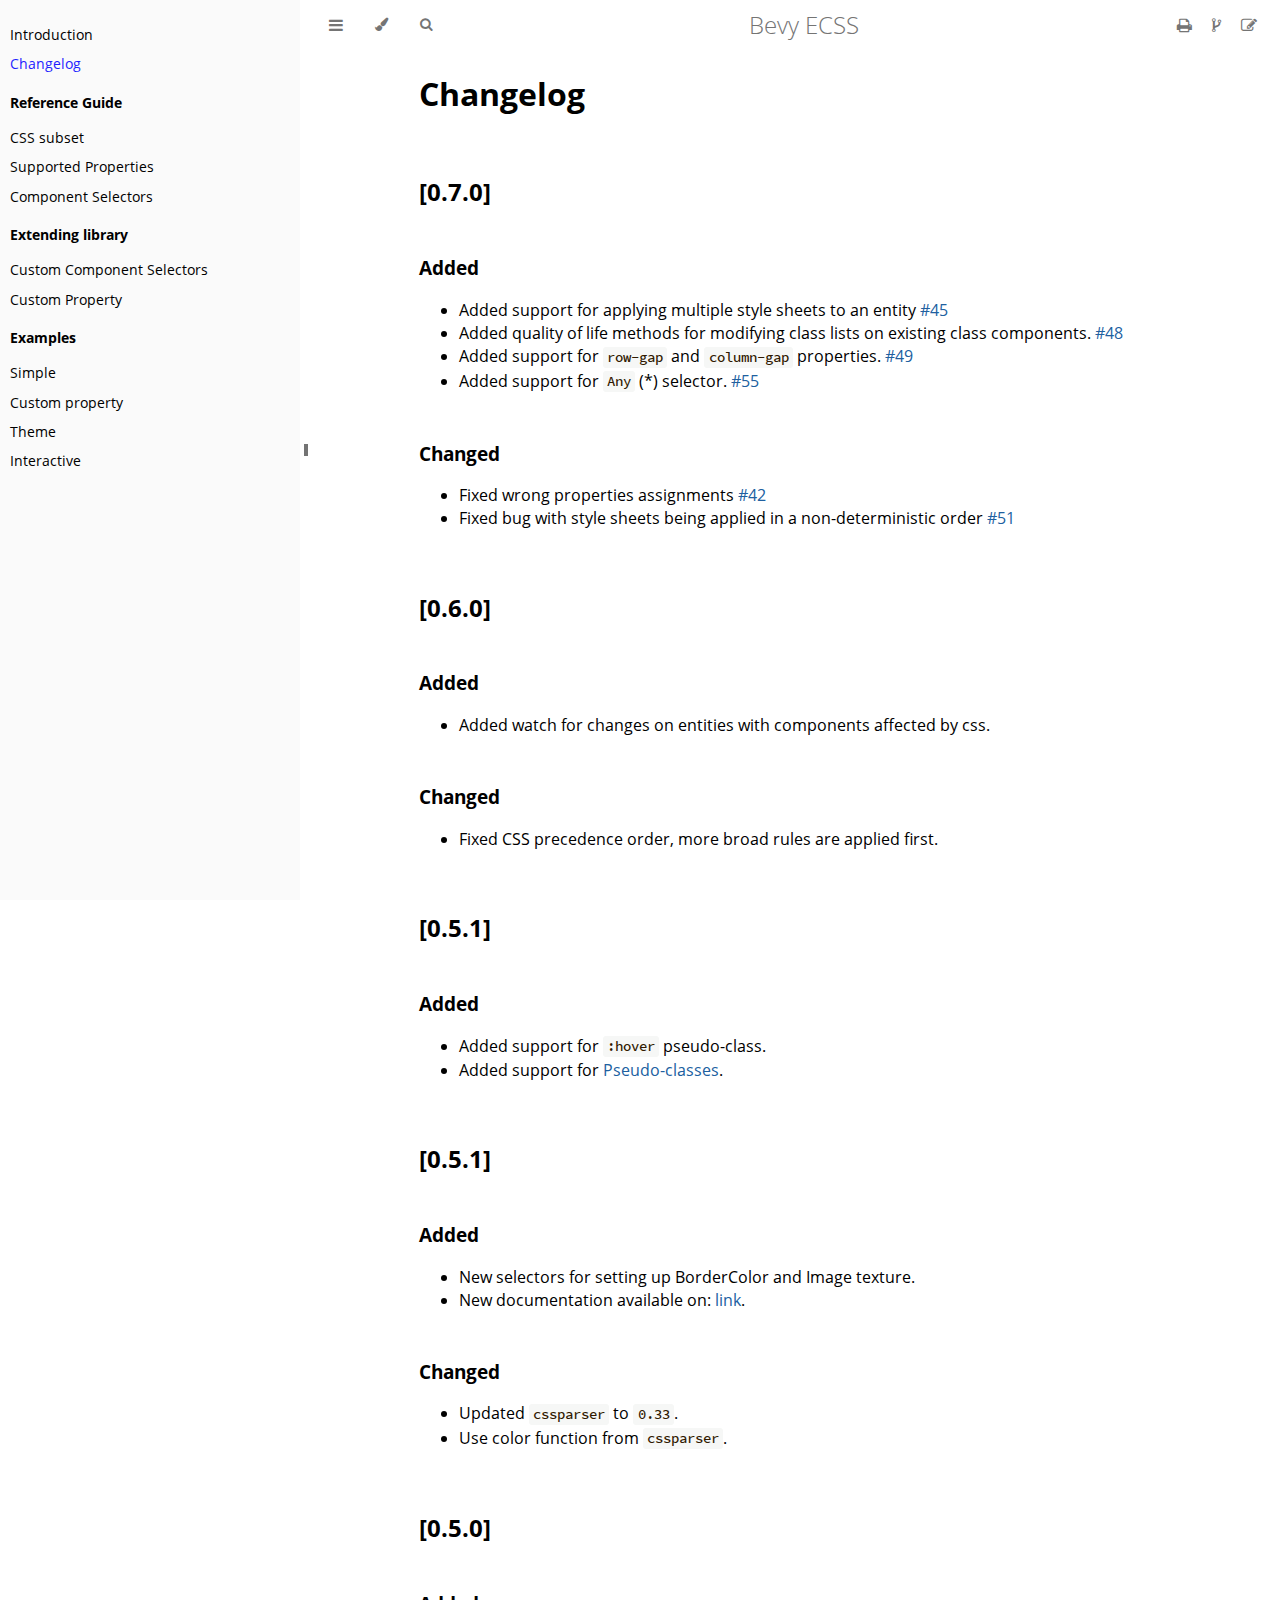
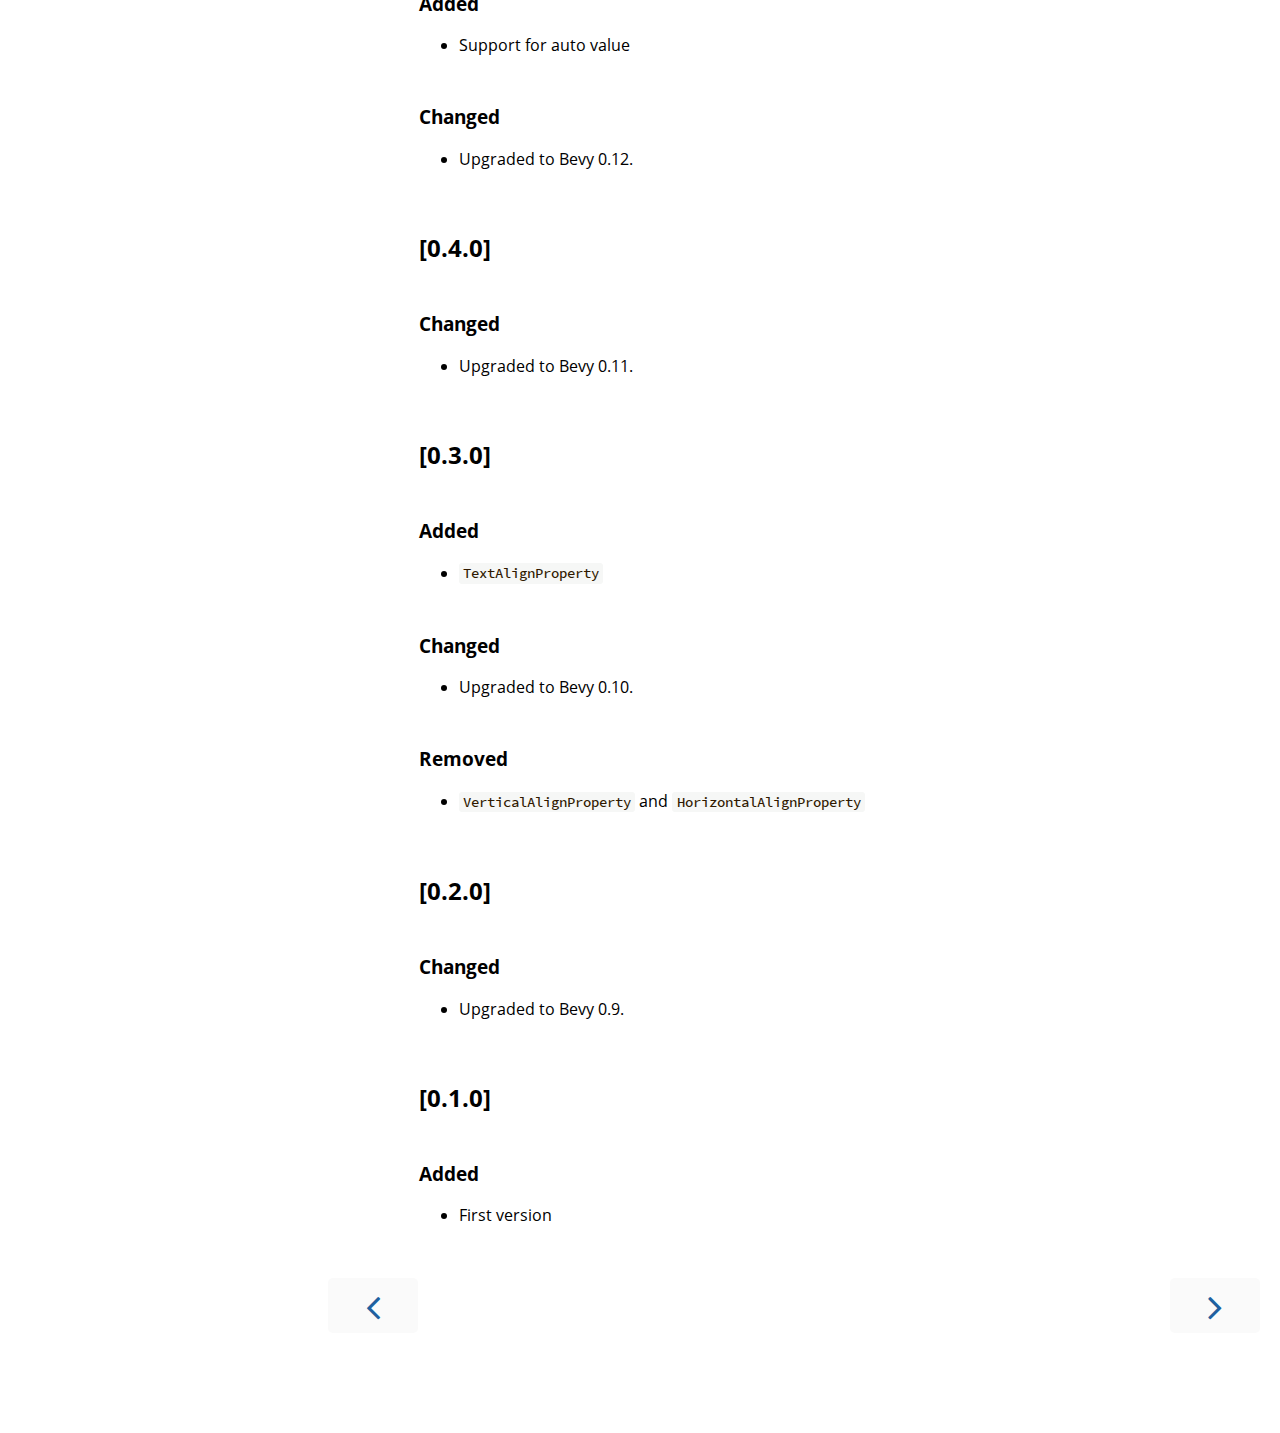
<file: changelog.html>
<!DOCTYPE HTML>
<html lang="en" class="light" dir="ltr">
    <head>
        <!-- Book generated using mdBook -->
        <meta charset="UTF-8">
        <title>Changelog - Bevy ECSS</title>


        <!-- Custom HTML head -->
        
        <meta name="description" content="">
        <meta name="viewport" content="width=device-width, initial-scale=1">
        <meta name="theme-color" content="#ffffff">

        <link rel="icon" href="favicon.svg">
        <link rel="shortcut icon" href="favicon.png">
        <link rel="stylesheet" href="css/variables.css">
        <link rel="stylesheet" href="css/general.css">
        <link rel="stylesheet" href="css/chrome.css">
        <link rel="stylesheet" href="css/print.css" media="print">

        <!-- Fonts -->
        <link rel="stylesheet" href="FontAwesome/css/font-awesome.css">
        <link rel="stylesheet" href="fonts/fonts.css">

        <!-- Highlight.js Stylesheets -->
        <link rel="stylesheet" href="highlight.css">
        <link rel="stylesheet" href="tomorrow-night.css">
        <link rel="stylesheet" href="ayu-highlight.css">

        <!-- Custom theme stylesheets -->

    </head>
    <body class="sidebar-visible no-js">
    <div id="body-container">
        <!-- Provide site root to javascript -->
        <script>
            var path_to_root = "";
            var default_theme = window.matchMedia("(prefers-color-scheme: dark)").matches ? "navy" : "light";
        </script>

        <!-- Work around some values being stored in localStorage wrapped in quotes -->
        <script>
            try {
                var theme = localStorage.getItem('mdbook-theme');
                var sidebar = localStorage.getItem('mdbook-sidebar');

                if (theme.startsWith('"') && theme.endsWith('"')) {
                    localStorage.setItem('mdbook-theme', theme.slice(1, theme.length - 1));
                }

                if (sidebar.startsWith('"') && sidebar.endsWith('"')) {
                    localStorage.setItem('mdbook-sidebar', sidebar.slice(1, sidebar.length - 1));
                }
            } catch (e) { }
        </script>

        <!-- Set the theme before any content is loaded, prevents flash -->
        <script>
            var theme;
            try { theme = localStorage.getItem('mdbook-theme'); } catch(e) { }
            if (theme === null || theme === undefined) { theme = default_theme; }
            var html = document.querySelector('html');
            html.classList.remove('light')
            html.classList.add(theme);
            var body = document.querySelector('body');
            body.classList.remove('no-js')
            body.classList.add('js');
        </script>

        <input type="checkbox" id="sidebar-toggle-anchor" class="hidden">

        <!-- Hide / unhide sidebar before it is displayed -->
        <script>
            var body = document.querySelector('body');
            var sidebar = null;
            var sidebar_toggle = document.getElementById("sidebar-toggle-anchor");
            if (document.body.clientWidth >= 1080) {
                try { sidebar = localStorage.getItem('mdbook-sidebar'); } catch(e) { }
                sidebar = sidebar || 'visible';
            } else {
                sidebar = 'hidden';
            }
            sidebar_toggle.checked = sidebar === 'visible';
            body.classList.remove('sidebar-visible');
            body.classList.add("sidebar-" + sidebar);
        </script>

        <nav id="sidebar" class="sidebar" aria-label="Table of contents">
            <div class="sidebar-scrollbox">
                <ol class="chapter"><li class="chapter-item expanded affix "><a href="introduction.html">Introduction</a></li><li class="chapter-item expanded affix "><a href="changelog.html" class="active">Changelog</a></li><li class="chapter-item expanded affix "><li class="part-title">Reference Guide</li><li class="chapter-item expanded "><a href="guide_css_subset.html">CSS subset</a></li><li class="chapter-item expanded "><a href="guide_properties.html">Supported Properties</a></li><li class="chapter-item expanded "><a href="guide_component_selectors.html">Component Selectors</a></li><li class="chapter-item expanded affix "><li class="part-title">Extending library</li><li class="chapter-item expanded "><a href="custom_component.html">Custom Component Selectors</a></li><li class="chapter-item expanded "><a href="custom_property.html">Custom Property</a></li><li class="chapter-item expanded affix "><li class="part-title">Examples</li><li class="chapter-item expanded "><a href="example_simple.html">Simple</a></li><li class="chapter-item expanded "><a href="example_alpha.html">Custom property</a></li><li class="chapter-item expanded "><a href="example_theme.html">Theme</a></li><li class="chapter-item expanded "><a href="example_interactive.html">Interactive</a></li></ol>
            </div>
            <div id="sidebar-resize-handle" class="sidebar-resize-handle">
                <div class="sidebar-resize-indicator"></div>
            </div>
        </nav>

        <!-- Track and set sidebar scroll position -->
        <script>
            var sidebarScrollbox = document.querySelector('#sidebar .sidebar-scrollbox');
            sidebarScrollbox.addEventListener('click', function(e) {
                if (e.target.tagName === 'A') {
                    sessionStorage.setItem('sidebar-scroll', sidebarScrollbox.scrollTop);
                }
            }, { passive: true });
            var sidebarScrollTop = sessionStorage.getItem('sidebar-scroll');
            sessionStorage.removeItem('sidebar-scroll');
            if (sidebarScrollTop) {
                // preserve sidebar scroll position when navigating via links within sidebar
                sidebarScrollbox.scrollTop = sidebarScrollTop;
            } else {
                // scroll sidebar to current active section when navigating via "next/previous chapter" buttons
                var activeSection = document.querySelector('#sidebar .active');
                if (activeSection) {
                    activeSection.scrollIntoView({ block: 'center' });
                }
            }
        </script>

        <div id="page-wrapper" class="page-wrapper">

            <div class="page">
                                <div id="menu-bar-hover-placeholder"></div>
                <div id="menu-bar" class="menu-bar sticky">
                    <div class="left-buttons">
                        <label id="sidebar-toggle" class="icon-button" for="sidebar-toggle-anchor" title="Toggle Table of Contents" aria-label="Toggle Table of Contents" aria-controls="sidebar">
                            <i class="fa fa-bars"></i>
                        </label>
                        <button id="theme-toggle" class="icon-button" type="button" title="Change theme" aria-label="Change theme" aria-haspopup="true" aria-expanded="false" aria-controls="theme-list">
                            <i class="fa fa-paint-brush"></i>
                        </button>
                        <ul id="theme-list" class="theme-popup" aria-label="Themes" role="menu">
                            <li role="none"><button role="menuitem" class="theme" id="light">Light</button></li>
                            <li role="none"><button role="menuitem" class="theme" id="rust">Rust</button></li>
                            <li role="none"><button role="menuitem" class="theme" id="coal">Coal</button></li>
                            <li role="none"><button role="menuitem" class="theme" id="navy">Navy</button></li>
                            <li role="none"><button role="menuitem" class="theme" id="ayu">Ayu</button></li>
                        </ul>
                        <button id="search-toggle" class="icon-button" type="button" title="Search. (Shortkey: s)" aria-label="Toggle Searchbar" aria-expanded="false" aria-keyshortcuts="S" aria-controls="searchbar">
                            <i class="fa fa-search"></i>
                        </button>
                    </div>

                    <h1 class="menu-title">Bevy ECSS</h1>

                    <div class="right-buttons">
                        <a href="print.html" title="Print this book" aria-label="Print this book">
                            <i id="print-button" class="fa fa-print"></i>
                        </a>
                        <a href="https://github.com/afonsolage/bevy_ecss" title="Git repository" aria-label="Git repository">
                            <i id="git-repository-button" class="fa fa-code-fork"></i>
                        </a>
                        <a href="https://github.com/afonsolage/bevy_ecss/edit/main/book/src/changelog.md" title="Suggest an edit" aria-label="Suggest an edit">
                            <i id="git-edit-button" class="fa fa-edit"></i>
                        </a>

                    </div>
                </div>

                <div id="search-wrapper" class="hidden">
                    <form id="searchbar-outer" class="searchbar-outer">
                        <input type="search" id="searchbar" name="searchbar" placeholder="Search this book ..." aria-controls="searchresults-outer" aria-describedby="searchresults-header">
                    </form>
                    <div id="searchresults-outer" class="searchresults-outer hidden">
                        <div id="searchresults-header" class="searchresults-header"></div>
                        <ul id="searchresults">
                        </ul>
                    </div>
                </div>

                <!-- Apply ARIA attributes after the sidebar and the sidebar toggle button are added to the DOM -->
                <script>
                    document.getElementById('sidebar-toggle').setAttribute('aria-expanded', sidebar === 'visible');
                    document.getElementById('sidebar').setAttribute('aria-hidden', sidebar !== 'visible');
                    Array.from(document.querySelectorAll('#sidebar a')).forEach(function(link) {
                        link.setAttribute('tabIndex', sidebar === 'visible' ? 0 : -1);
                    });
                </script>

                <div id="content" class="content">
                    <main>
                        <h1 id="changelog"><a class="header" href="#changelog">Changelog</a></h1>
<h2 id="070"><a class="header" href="#070">[0.7.0]</a></h2>
<h3 id="added"><a class="header" href="#added">Added</a></h3>
<ul>
<li>Added support for applying multiple style sheets to an entity <a href="https://github.com/afonsolage/bevy_ecss/issues/45">#45</a></li>
<li>Added quality of life methods for modifying class lists on existing class components. <a href="https://github.com/afonsolage/bevy_ecss/pull/48">#48</a></li>
<li>Added support for <code>row-gap</code> and <code>column-gap</code> properties. <a href="https://github.com/afonsolage/bevy_ecss/pull/49">#49</a></li>
<li>Added support for <code>Any</code> (*) selector. <a href="https://github.com/afonsolage/bevy_ecss/pull/55">#55</a></li>
</ul>
<h3 id="changed"><a class="header" href="#changed">Changed</a></h3>
<ul>
<li>Fixed wrong properties assignments <a href="https://github.com/afonsolage/bevy_ecss/pull/42/">#42</a></li>
<li>Fixed bug with style sheets being applied in a non-deterministic order <a href="https://github.com/afonsolage/bevy_ecss/pull/51">#51</a></li>
</ul>
<h2 id="060"><a class="header" href="#060">[0.6.0]</a></h2>
<h3 id="added-1"><a class="header" href="#added-1">Added</a></h3>
<ul>
<li>Added watch for changes on entities with components affected by css.</li>
</ul>
<h3 id="changed-1"><a class="header" href="#changed-1">Changed</a></h3>
<ul>
<li>Fixed CSS precedence order, more broad rules are applied first.</li>
</ul>
<h2 id="051"><a class="header" href="#051">[0.5.1]</a></h2>
<h3 id="added-2"><a class="header" href="#added-2">Added</a></h3>
<ul>
<li>Added support for <code>:hover</code> pseudo-class.</li>
<li>Added support for <a href="https://developer.mozilla.org/en-US/docs/Web/CSS/Pseudo-classes">Pseudo-classes</a>.</li>
</ul>
<h2 id="051-1"><a class="header" href="#051-1">[0.5.1]</a></h2>
<h3 id="added-3"><a class="header" href="#added-3">Added</a></h3>
<ul>
<li>New selectors for setting up BorderColor and Image texture.</li>
<li>New documentation available on: <a href="https://afonsolage.github.io/bevy_ecss/">link</a>.</li>
</ul>
<h3 id="changed-2"><a class="header" href="#changed-2">Changed</a></h3>
<ul>
<li>Updated <code>cssparser</code> to <code>0.33</code>.</li>
<li>Use color function from <code>cssparser</code>.</li>
</ul>
<h2 id="050"><a class="header" href="#050">[0.5.0]</a></h2>
<h3 id="added-4"><a class="header" href="#added-4">Added</a></h3>
<ul>
<li>Support for auto value</li>
</ul>
<h3 id="changed-3"><a class="header" href="#changed-3">Changed</a></h3>
<ul>
<li>Upgraded to Bevy 0.12.</li>
</ul>
<h2 id="040"><a class="header" href="#040">[0.4.0]</a></h2>
<h3 id="changed-4"><a class="header" href="#changed-4">Changed</a></h3>
<ul>
<li>Upgraded to Bevy 0.11.</li>
</ul>
<h2 id="030"><a class="header" href="#030">[0.3.0]</a></h2>
<h3 id="added-5"><a class="header" href="#added-5">Added</a></h3>
<ul>
<li><code>TextAlignProperty</code></li>
</ul>
<h3 id="changed-5"><a class="header" href="#changed-5">Changed</a></h3>
<ul>
<li>Upgraded to Bevy 0.10.</li>
</ul>
<h3 id="removed"><a class="header" href="#removed">Removed</a></h3>
<ul>
<li><code>VerticalAlignProperty</code> and <code>HorizontalAlignProperty</code></li>
</ul>
<h2 id="020"><a class="header" href="#020">[0.2.0]</a></h2>
<h3 id="changed-6"><a class="header" href="#changed-6">Changed</a></h3>
<ul>
<li>Upgraded to Bevy 0.9.</li>
</ul>
<h2 id="010"><a class="header" href="#010">[0.1.0]</a></h2>
<h3 id="added-6"><a class="header" href="#added-6">Added</a></h3>
<ul>
<li>First version</li>
</ul>

                    </main>

                    <nav class="nav-wrapper" aria-label="Page navigation">
                        <!-- Mobile navigation buttons -->
                            <a rel="prev" href="introduction.html" class="mobile-nav-chapters previous" title="Previous chapter" aria-label="Previous chapter" aria-keyshortcuts="Left">
                                <i class="fa fa-angle-left"></i>
                            </a>

                            <a rel="next prefetch" href="guide_css_subset.html" class="mobile-nav-chapters next" title="Next chapter" aria-label="Next chapter" aria-keyshortcuts="Right">
                                <i class="fa fa-angle-right"></i>
                            </a>

                        <div style="clear: both"></div>
                    </nav>
                </div>
            </div>

            <nav class="nav-wide-wrapper" aria-label="Page navigation">
                    <a rel="prev" href="introduction.html" class="nav-chapters previous" title="Previous chapter" aria-label="Previous chapter" aria-keyshortcuts="Left">
                        <i class="fa fa-angle-left"></i>
                    </a>

                    <a rel="next prefetch" href="guide_css_subset.html" class="nav-chapters next" title="Next chapter" aria-label="Next chapter" aria-keyshortcuts="Right">
                        <i class="fa fa-angle-right"></i>
                    </a>
            </nav>

        </div>




        <script>
            window.playground_copyable = true;
        </script>


        <script src="elasticlunr.min.js"></script>
        <script src="mark.min.js"></script>
        <script src="searcher.js"></script>

        <script src="clipboard.min.js"></script>
        <script src="highlight.js"></script>
        <script src="book.js"></script>

        <!-- Custom JS scripts -->


    </div>
    </body>
</html>
</file>
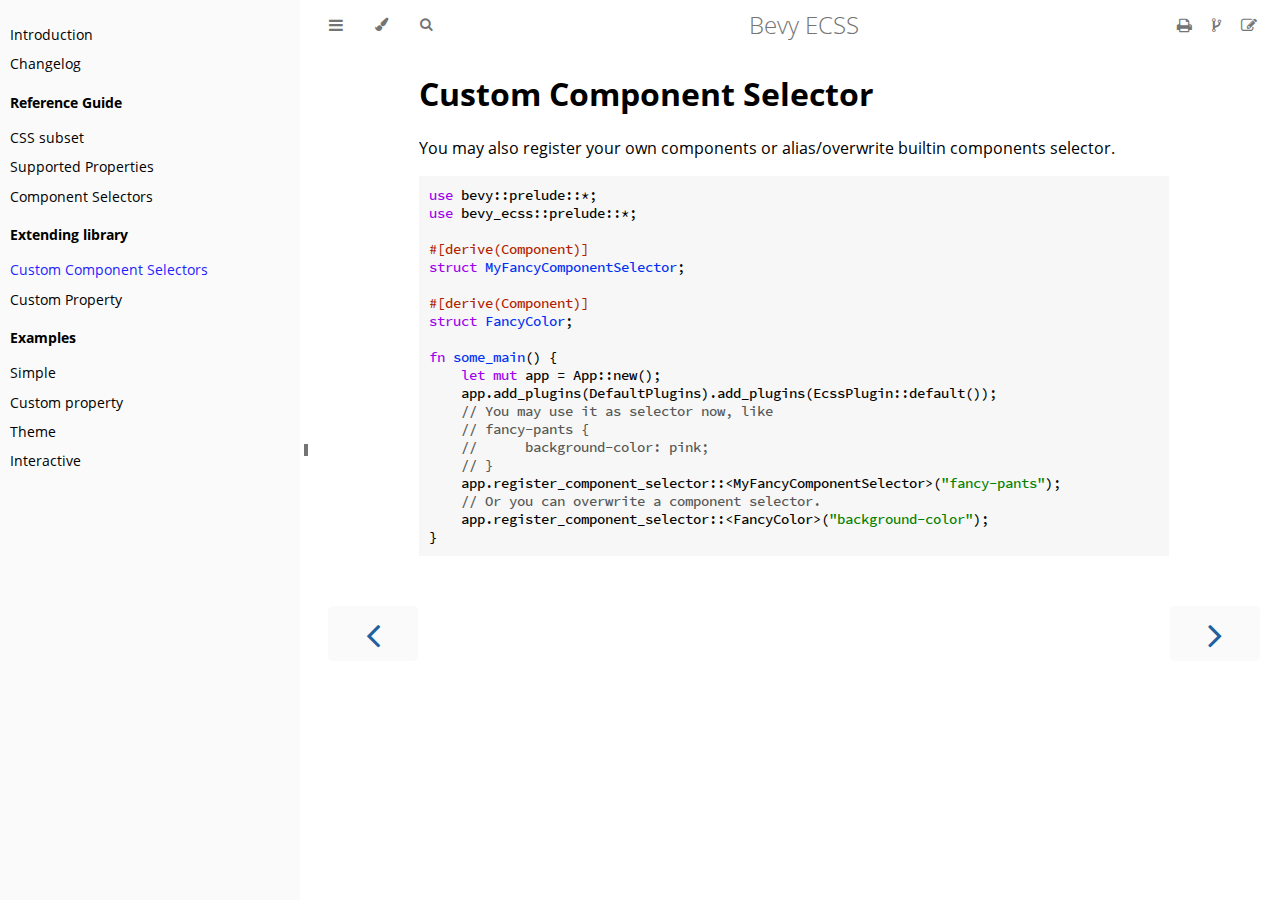
<file: custom_component.html>
<!DOCTYPE HTML>
<html lang="en" class="light" dir="ltr">
    <head>
        <!-- Book generated using mdBook -->
        <meta charset="UTF-8">
        <title>Custom Component Selectors - Bevy ECSS</title>


        <!-- Custom HTML head -->
        
        <meta name="description" content="">
        <meta name="viewport" content="width=device-width, initial-scale=1">
        <meta name="theme-color" content="#ffffff">

        <link rel="icon" href="favicon.svg">
        <link rel="shortcut icon" href="favicon.png">
        <link rel="stylesheet" href="css/variables.css">
        <link rel="stylesheet" href="css/general.css">
        <link rel="stylesheet" href="css/chrome.css">
        <link rel="stylesheet" href="css/print.css" media="print">

        <!-- Fonts -->
        <link rel="stylesheet" href="FontAwesome/css/font-awesome.css">
        <link rel="stylesheet" href="fonts/fonts.css">

        <!-- Highlight.js Stylesheets -->
        <link rel="stylesheet" href="highlight.css">
        <link rel="stylesheet" href="tomorrow-night.css">
        <link rel="stylesheet" href="ayu-highlight.css">

        <!-- Custom theme stylesheets -->

    </head>
    <body class="sidebar-visible no-js">
    <div id="body-container">
        <!-- Provide site root to javascript -->
        <script>
            var path_to_root = "";
            var default_theme = window.matchMedia("(prefers-color-scheme: dark)").matches ? "navy" : "light";
        </script>

        <!-- Work around some values being stored in localStorage wrapped in quotes -->
        <script>
            try {
                var theme = localStorage.getItem('mdbook-theme');
                var sidebar = localStorage.getItem('mdbook-sidebar');

                if (theme.startsWith('"') && theme.endsWith('"')) {
                    localStorage.setItem('mdbook-theme', theme.slice(1, theme.length - 1));
                }

                if (sidebar.startsWith('"') && sidebar.endsWith('"')) {
                    localStorage.setItem('mdbook-sidebar', sidebar.slice(1, sidebar.length - 1));
                }
            } catch (e) { }
        </script>

        <!-- Set the theme before any content is loaded, prevents flash -->
        <script>
            var theme;
            try { theme = localStorage.getItem('mdbook-theme'); } catch(e) { }
            if (theme === null || theme === undefined) { theme = default_theme; }
            var html = document.querySelector('html');
            html.classList.remove('light')
            html.classList.add(theme);
            var body = document.querySelector('body');
            body.classList.remove('no-js')
            body.classList.add('js');
        </script>

        <input type="checkbox" id="sidebar-toggle-anchor" class="hidden">

        <!-- Hide / unhide sidebar before it is displayed -->
        <script>
            var body = document.querySelector('body');
            var sidebar = null;
            var sidebar_toggle = document.getElementById("sidebar-toggle-anchor");
            if (document.body.clientWidth >= 1080) {
                try { sidebar = localStorage.getItem('mdbook-sidebar'); } catch(e) { }
                sidebar = sidebar || 'visible';
            } else {
                sidebar = 'hidden';
            }
            sidebar_toggle.checked = sidebar === 'visible';
            body.classList.remove('sidebar-visible');
            body.classList.add("sidebar-" + sidebar);
        </script>

        <nav id="sidebar" class="sidebar" aria-label="Table of contents">
            <div class="sidebar-scrollbox">
                <ol class="chapter"><li class="chapter-item expanded affix "><a href="introduction.html">Introduction</a></li><li class="chapter-item expanded affix "><a href="changelog.html">Changelog</a></li><li class="chapter-item expanded affix "><li class="part-title">Reference Guide</li><li class="chapter-item expanded "><a href="guide_css_subset.html">CSS subset</a></li><li class="chapter-item expanded "><a href="guide_properties.html">Supported Properties</a></li><li class="chapter-item expanded "><a href="guide_component_selectors.html">Component Selectors</a></li><li class="chapter-item expanded affix "><li class="part-title">Extending library</li><li class="chapter-item expanded "><a href="custom_component.html" class="active">Custom Component Selectors</a></li><li class="chapter-item expanded "><a href="custom_property.html">Custom Property</a></li><li class="chapter-item expanded affix "><li class="part-title">Examples</li><li class="chapter-item expanded "><a href="example_simple.html">Simple</a></li><li class="chapter-item expanded "><a href="example_alpha.html">Custom property</a></li><li class="chapter-item expanded "><a href="example_theme.html">Theme</a></li><li class="chapter-item expanded "><a href="example_interactive.html">Interactive</a></li></ol>
            </div>
            <div id="sidebar-resize-handle" class="sidebar-resize-handle">
                <div class="sidebar-resize-indicator"></div>
            </div>
        </nav>

        <!-- Track and set sidebar scroll position -->
        <script>
            var sidebarScrollbox = document.querySelector('#sidebar .sidebar-scrollbox');
            sidebarScrollbox.addEventListener('click', function(e) {
                if (e.target.tagName === 'A') {
                    sessionStorage.setItem('sidebar-scroll', sidebarScrollbox.scrollTop);
                }
            }, { passive: true });
            var sidebarScrollTop = sessionStorage.getItem('sidebar-scroll');
            sessionStorage.removeItem('sidebar-scroll');
            if (sidebarScrollTop) {
                // preserve sidebar scroll position when navigating via links within sidebar
                sidebarScrollbox.scrollTop = sidebarScrollTop;
            } else {
                // scroll sidebar to current active section when navigating via "next/previous chapter" buttons
                var activeSection = document.querySelector('#sidebar .active');
                if (activeSection) {
                    activeSection.scrollIntoView({ block: 'center' });
                }
            }
        </script>

        <div id="page-wrapper" class="page-wrapper">

            <div class="page">
                                <div id="menu-bar-hover-placeholder"></div>
                <div id="menu-bar" class="menu-bar sticky">
                    <div class="left-buttons">
                        <label id="sidebar-toggle" class="icon-button" for="sidebar-toggle-anchor" title="Toggle Table of Contents" aria-label="Toggle Table of Contents" aria-controls="sidebar">
                            <i class="fa fa-bars"></i>
                        </label>
                        <button id="theme-toggle" class="icon-button" type="button" title="Change theme" aria-label="Change theme" aria-haspopup="true" aria-expanded="false" aria-controls="theme-list">
                            <i class="fa fa-paint-brush"></i>
                        </button>
                        <ul id="theme-list" class="theme-popup" aria-label="Themes" role="menu">
                            <li role="none"><button role="menuitem" class="theme" id="light">Light</button></li>
                            <li role="none"><button role="menuitem" class="theme" id="rust">Rust</button></li>
                            <li role="none"><button role="menuitem" class="theme" id="coal">Coal</button></li>
                            <li role="none"><button role="menuitem" class="theme" id="navy">Navy</button></li>
                            <li role="none"><button role="menuitem" class="theme" id="ayu">Ayu</button></li>
                        </ul>
                        <button id="search-toggle" class="icon-button" type="button" title="Search. (Shortkey: s)" aria-label="Toggle Searchbar" aria-expanded="false" aria-keyshortcuts="S" aria-controls="searchbar">
                            <i class="fa fa-search"></i>
                        </button>
                    </div>

                    <h1 class="menu-title">Bevy ECSS</h1>

                    <div class="right-buttons">
                        <a href="print.html" title="Print this book" aria-label="Print this book">
                            <i id="print-button" class="fa fa-print"></i>
                        </a>
                        <a href="https://github.com/afonsolage/bevy_ecss" title="Git repository" aria-label="Git repository">
                            <i id="git-repository-button" class="fa fa-code-fork"></i>
                        </a>
                        <a href="https://github.com/afonsolage/bevy_ecss/edit/main/book/src/custom_component.md" title="Suggest an edit" aria-label="Suggest an edit">
                            <i id="git-edit-button" class="fa fa-edit"></i>
                        </a>

                    </div>
                </div>

                <div id="search-wrapper" class="hidden">
                    <form id="searchbar-outer" class="searchbar-outer">
                        <input type="search" id="searchbar" name="searchbar" placeholder="Search this book ..." aria-controls="searchresults-outer" aria-describedby="searchresults-header">
                    </form>
                    <div id="searchresults-outer" class="searchresults-outer hidden">
                        <div id="searchresults-header" class="searchresults-header"></div>
                        <ul id="searchresults">
                        </ul>
                    </div>
                </div>

                <!-- Apply ARIA attributes after the sidebar and the sidebar toggle button are added to the DOM -->
                <script>
                    document.getElementById('sidebar-toggle').setAttribute('aria-expanded', sidebar === 'visible');
                    document.getElementById('sidebar').setAttribute('aria-hidden', sidebar !== 'visible');
                    Array.from(document.querySelectorAll('#sidebar a')).forEach(function(link) {
                        link.setAttribute('tabIndex', sidebar === 'visible' ? 0 : -1);
                    });
                </script>

                <div id="content" class="content">
                    <main>
                        <h1 id="custom-component-selector"><a class="header" href="#custom-component-selector">Custom Component Selector</a></h1>
<p>You may also register your own components or alias/overwrite builtin components selector.</p>
<pre><code class="language-rust">use bevy::prelude::*;
use bevy_ecss::prelude::*;

#[derive(Component)]
struct MyFancyComponentSelector;

#[derive(Component)]
struct FancyColor;

fn some_main() {
    let mut app = App::new();
    app.add_plugins(DefaultPlugins).add_plugins(EcssPlugin::default());
    // You may use it as selector now, like
    // fancy-pants {
    //      background-color: pink;
    // }
    app.register_component_selector::&lt;MyFancyComponentSelector&gt;("fancy-pants");
    // Or you can overwrite a component selector.
    app.register_component_selector::&lt;FancyColor&gt;("background-color");
}</code></pre>

                    </main>

                    <nav class="nav-wrapper" aria-label="Page navigation">
                        <!-- Mobile navigation buttons -->
                            <a rel="prev" href="guide_component_selectors.html" class="mobile-nav-chapters previous" title="Previous chapter" aria-label="Previous chapter" aria-keyshortcuts="Left">
                                <i class="fa fa-angle-left"></i>
                            </a>

                            <a rel="next prefetch" href="custom_property.html" class="mobile-nav-chapters next" title="Next chapter" aria-label="Next chapter" aria-keyshortcuts="Right">
                                <i class="fa fa-angle-right"></i>
                            </a>

                        <div style="clear: both"></div>
                    </nav>
                </div>
            </div>

            <nav class="nav-wide-wrapper" aria-label="Page navigation">
                    <a rel="prev" href="guide_component_selectors.html" class="nav-chapters previous" title="Previous chapter" aria-label="Previous chapter" aria-keyshortcuts="Left">
                        <i class="fa fa-angle-left"></i>
                    </a>

                    <a rel="next prefetch" href="custom_property.html" class="nav-chapters next" title="Next chapter" aria-label="Next chapter" aria-keyshortcuts="Right">
                        <i class="fa fa-angle-right"></i>
                    </a>
            </nav>

        </div>




        <script>
            window.playground_copyable = true;
        </script>


        <script src="elasticlunr.min.js"></script>
        <script src="mark.min.js"></script>
        <script src="searcher.js"></script>

        <script src="clipboard.min.js"></script>
        <script src="highlight.js"></script>
        <script src="book.js"></script>

        <!-- Custom JS scripts -->


    </div>
    </body>
</html>
</file>
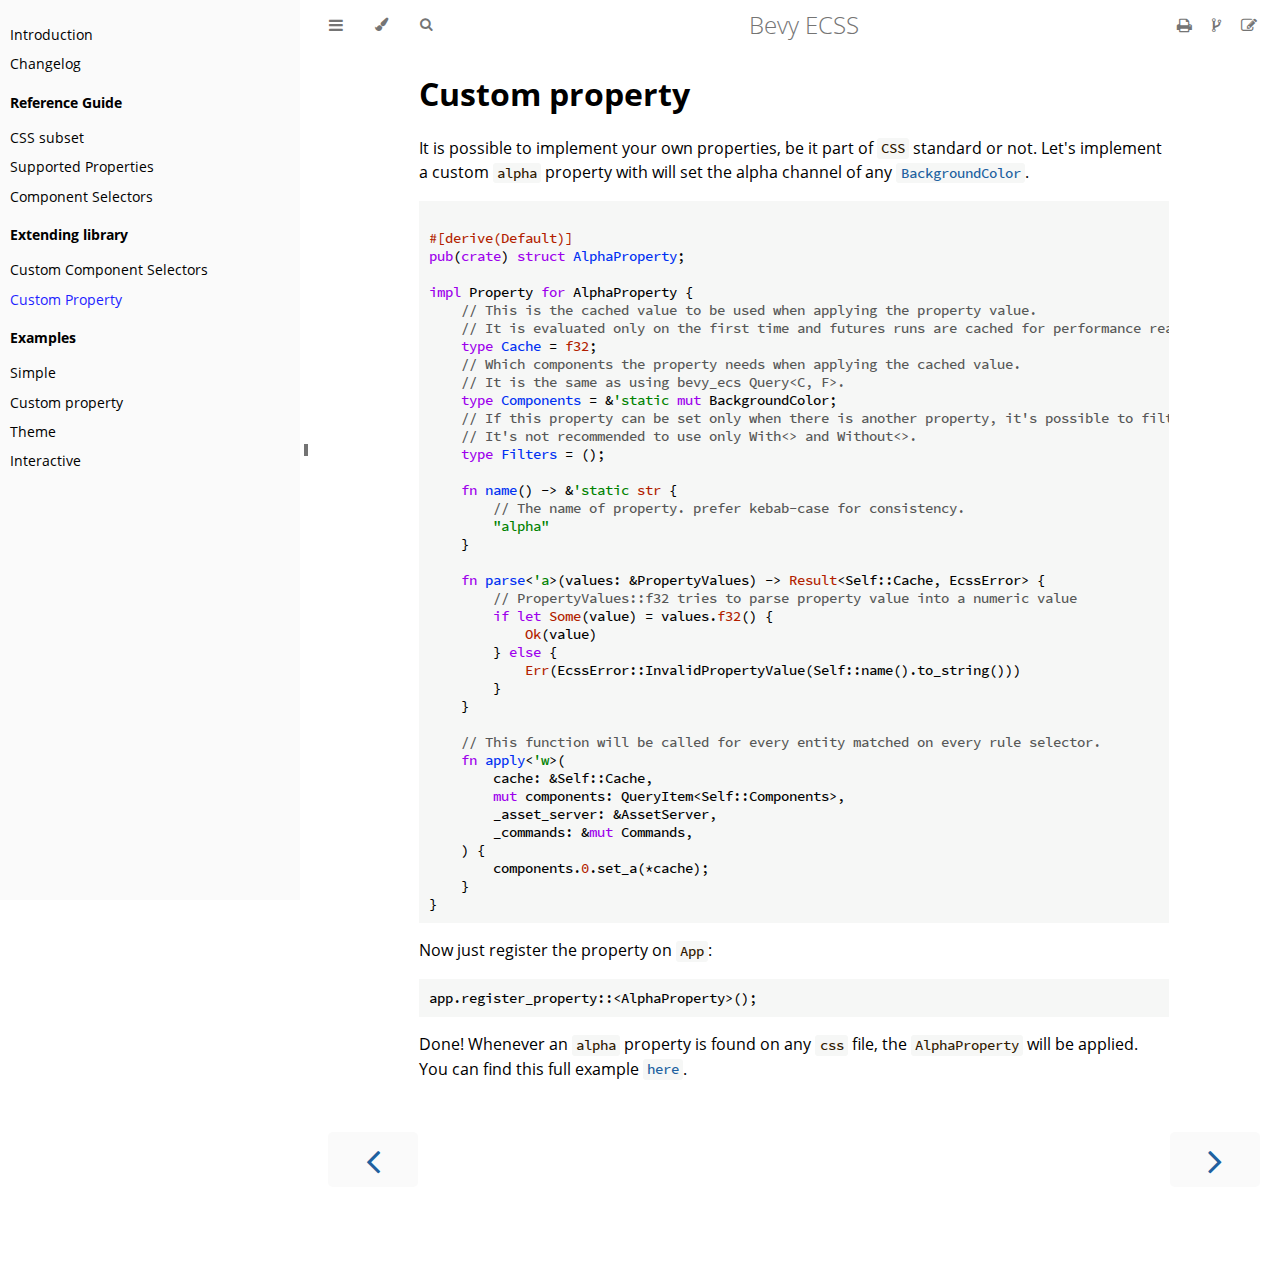
<file: custom_property.html>
<!DOCTYPE HTML>
<html lang="en" class="light" dir="ltr">
    <head>
        <!-- Book generated using mdBook -->
        <meta charset="UTF-8">
        <title>Custom Property - Bevy ECSS</title>


        <!-- Custom HTML head -->
        
        <meta name="description" content="">
        <meta name="viewport" content="width=device-width, initial-scale=1">
        <meta name="theme-color" content="#ffffff">

        <link rel="icon" href="favicon.svg">
        <link rel="shortcut icon" href="favicon.png">
        <link rel="stylesheet" href="css/variables.css">
        <link rel="stylesheet" href="css/general.css">
        <link rel="stylesheet" href="css/chrome.css">
        <link rel="stylesheet" href="css/print.css" media="print">

        <!-- Fonts -->
        <link rel="stylesheet" href="FontAwesome/css/font-awesome.css">
        <link rel="stylesheet" href="fonts/fonts.css">

        <!-- Highlight.js Stylesheets -->
        <link rel="stylesheet" href="highlight.css">
        <link rel="stylesheet" href="tomorrow-night.css">
        <link rel="stylesheet" href="ayu-highlight.css">

        <!-- Custom theme stylesheets -->

    </head>
    <body class="sidebar-visible no-js">
    <div id="body-container">
        <!-- Provide site root to javascript -->
        <script>
            var path_to_root = "";
            var default_theme = window.matchMedia("(prefers-color-scheme: dark)").matches ? "navy" : "light";
        </script>

        <!-- Work around some values being stored in localStorage wrapped in quotes -->
        <script>
            try {
                var theme = localStorage.getItem('mdbook-theme');
                var sidebar = localStorage.getItem('mdbook-sidebar');

                if (theme.startsWith('"') && theme.endsWith('"')) {
                    localStorage.setItem('mdbook-theme', theme.slice(1, theme.length - 1));
                }

                if (sidebar.startsWith('"') && sidebar.endsWith('"')) {
                    localStorage.setItem('mdbook-sidebar', sidebar.slice(1, sidebar.length - 1));
                }
            } catch (e) { }
        </script>

        <!-- Set the theme before any content is loaded, prevents flash -->
        <script>
            var theme;
            try { theme = localStorage.getItem('mdbook-theme'); } catch(e) { }
            if (theme === null || theme === undefined) { theme = default_theme; }
            var html = document.querySelector('html');
            html.classList.remove('light')
            html.classList.add(theme);
            var body = document.querySelector('body');
            body.classList.remove('no-js')
            body.classList.add('js');
        </script>

        <input type="checkbox" id="sidebar-toggle-anchor" class="hidden">

        <!-- Hide / unhide sidebar before it is displayed -->
        <script>
            var body = document.querySelector('body');
            var sidebar = null;
            var sidebar_toggle = document.getElementById("sidebar-toggle-anchor");
            if (document.body.clientWidth >= 1080) {
                try { sidebar = localStorage.getItem('mdbook-sidebar'); } catch(e) { }
                sidebar = sidebar || 'visible';
            } else {
                sidebar = 'hidden';
            }
            sidebar_toggle.checked = sidebar === 'visible';
            body.classList.remove('sidebar-visible');
            body.classList.add("sidebar-" + sidebar);
        </script>

        <nav id="sidebar" class="sidebar" aria-label="Table of contents">
            <div class="sidebar-scrollbox">
                <ol class="chapter"><li class="chapter-item expanded affix "><a href="introduction.html">Introduction</a></li><li class="chapter-item expanded affix "><a href="changelog.html">Changelog</a></li><li class="chapter-item expanded affix "><li class="part-title">Reference Guide</li><li class="chapter-item expanded "><a href="guide_css_subset.html">CSS subset</a></li><li class="chapter-item expanded "><a href="guide_properties.html">Supported Properties</a></li><li class="chapter-item expanded "><a href="guide_component_selectors.html">Component Selectors</a></li><li class="chapter-item expanded affix "><li class="part-title">Extending library</li><li class="chapter-item expanded "><a href="custom_component.html">Custom Component Selectors</a></li><li class="chapter-item expanded "><a href="custom_property.html" class="active">Custom Property</a></li><li class="chapter-item expanded affix "><li class="part-title">Examples</li><li class="chapter-item expanded "><a href="example_simple.html">Simple</a></li><li class="chapter-item expanded "><a href="example_alpha.html">Custom property</a></li><li class="chapter-item expanded "><a href="example_theme.html">Theme</a></li><li class="chapter-item expanded "><a href="example_interactive.html">Interactive</a></li></ol>
            </div>
            <div id="sidebar-resize-handle" class="sidebar-resize-handle">
                <div class="sidebar-resize-indicator"></div>
            </div>
        </nav>

        <!-- Track and set sidebar scroll position -->
        <script>
            var sidebarScrollbox = document.querySelector('#sidebar .sidebar-scrollbox');
            sidebarScrollbox.addEventListener('click', function(e) {
                if (e.target.tagName === 'A') {
                    sessionStorage.setItem('sidebar-scroll', sidebarScrollbox.scrollTop);
                }
            }, { passive: true });
            var sidebarScrollTop = sessionStorage.getItem('sidebar-scroll');
            sessionStorage.removeItem('sidebar-scroll');
            if (sidebarScrollTop) {
                // preserve sidebar scroll position when navigating via links within sidebar
                sidebarScrollbox.scrollTop = sidebarScrollTop;
            } else {
                // scroll sidebar to current active section when navigating via "next/previous chapter" buttons
                var activeSection = document.querySelector('#sidebar .active');
                if (activeSection) {
                    activeSection.scrollIntoView({ block: 'center' });
                }
            }
        </script>

        <div id="page-wrapper" class="page-wrapper">

            <div class="page">
                                <div id="menu-bar-hover-placeholder"></div>
                <div id="menu-bar" class="menu-bar sticky">
                    <div class="left-buttons">
                        <label id="sidebar-toggle" class="icon-button" for="sidebar-toggle-anchor" title="Toggle Table of Contents" aria-label="Toggle Table of Contents" aria-controls="sidebar">
                            <i class="fa fa-bars"></i>
                        </label>
                        <button id="theme-toggle" class="icon-button" type="button" title="Change theme" aria-label="Change theme" aria-haspopup="true" aria-expanded="false" aria-controls="theme-list">
                            <i class="fa fa-paint-brush"></i>
                        </button>
                        <ul id="theme-list" class="theme-popup" aria-label="Themes" role="menu">
                            <li role="none"><button role="menuitem" class="theme" id="light">Light</button></li>
                            <li role="none"><button role="menuitem" class="theme" id="rust">Rust</button></li>
                            <li role="none"><button role="menuitem" class="theme" id="coal">Coal</button></li>
                            <li role="none"><button role="menuitem" class="theme" id="navy">Navy</button></li>
                            <li role="none"><button role="menuitem" class="theme" id="ayu">Ayu</button></li>
                        </ul>
                        <button id="search-toggle" class="icon-button" type="button" title="Search. (Shortkey: s)" aria-label="Toggle Searchbar" aria-expanded="false" aria-keyshortcuts="S" aria-controls="searchbar">
                            <i class="fa fa-search"></i>
                        </button>
                    </div>

                    <h1 class="menu-title">Bevy ECSS</h1>

                    <div class="right-buttons">
                        <a href="print.html" title="Print this book" aria-label="Print this book">
                            <i id="print-button" class="fa fa-print"></i>
                        </a>
                        <a href="https://github.com/afonsolage/bevy_ecss" title="Git repository" aria-label="Git repository">
                            <i id="git-repository-button" class="fa fa-code-fork"></i>
                        </a>
                        <a href="https://github.com/afonsolage/bevy_ecss/edit/main/book/src/custom_property.md" title="Suggest an edit" aria-label="Suggest an edit">
                            <i id="git-edit-button" class="fa fa-edit"></i>
                        </a>

                    </div>
                </div>

                <div id="search-wrapper" class="hidden">
                    <form id="searchbar-outer" class="searchbar-outer">
                        <input type="search" id="searchbar" name="searchbar" placeholder="Search this book ..." aria-controls="searchresults-outer" aria-describedby="searchresults-header">
                    </form>
                    <div id="searchresults-outer" class="searchresults-outer hidden">
                        <div id="searchresults-header" class="searchresults-header"></div>
                        <ul id="searchresults">
                        </ul>
                    </div>
                </div>

                <!-- Apply ARIA attributes after the sidebar and the sidebar toggle button are added to the DOM -->
                <script>
                    document.getElementById('sidebar-toggle').setAttribute('aria-expanded', sidebar === 'visible');
                    document.getElementById('sidebar').setAttribute('aria-hidden', sidebar !== 'visible');
                    Array.from(document.querySelectorAll('#sidebar a')).forEach(function(link) {
                        link.setAttribute('tabIndex', sidebar === 'visible' ? 0 : -1);
                    });
                </script>

                <div id="content" class="content">
                    <main>
                        <h1 id="custom-property"><a class="header" href="#custom-property">Custom property</a></h1>
<p>It is possible to implement your own properties, be it part of <code>CSS</code> standard or not.
Let's implement a custom <code>alpha</code> property with will set the alpha channel of any <a href="https://docs.rs/bevy/latest/bevy/prelude/struct.BackgroundColor.html"><code>BackgroundColor</code></a>.</p>
<pre><code class="language-rust"><span class="boring">use bevy::{ecs::query::QueryItem, prelude::*};
</span><span class="boring">use bevy_ecss::{prelude::*, EcssError, Property, PropertyValues};
</span>
#[derive(Default)]
pub(crate) struct AlphaProperty;

impl Property for AlphaProperty {
    // This is the cached value to be used when applying the property value.
    // It is evaluated only on the first time and futures runs are cached for performance reasons.
    type Cache = f32;
    // Which components the property needs when applying the cached value.
    // It is the same as using bevy_ecs Query&lt;C, F&gt;.
    type Components = &amp;'static mut BackgroundColor;
    // If this property can be set only when there is another property, it's possible to filter here.
    // It's not recommended to use only With&lt;&gt; and Without&lt;&gt;.
    type Filters = ();

    fn name() -&gt; &amp;'static str {
        // The name of property. prefer kebab-case for consistency.
        "alpha"
    }

    fn parse&lt;'a&gt;(values: &amp;PropertyValues) -&gt; Result&lt;Self::Cache, EcssError&gt; {
        // PropertyValues::f32 tries to parse property value into a numeric value
        if let Some(value) = values.f32() {
            Ok(value)
        } else {
            Err(EcssError::InvalidPropertyValue(Self::name().to_string()))
        }
    }

    // This function will be called for every entity matched on every rule selector.
    fn apply&lt;'w&gt;(
        cache: &amp;Self::Cache,
        mut components: QueryItem&lt;Self::Components&gt;,
        _asset_server: &amp;AssetServer,
        _commands: &amp;mut Commands,
    ) {
        components.0.set_a(*cache);
    }
}</code></pre>
<p>Now just register the property on <code>App</code>:</p>
<pre><code class="language-rust ignore">app.register_property::&lt;AlphaProperty&gt;();</code></pre>
<p>Done! Whenever an <code>alpha</code> property is found on any <code>css</code> file, the <code>AlphaProperty</code> will be applied. You can find this full example <a href="https://github.com/afonsolage/bevy_ecss/blob/main/examples/alpha.rs"><code>here</code></a>.</p>

                    </main>

                    <nav class="nav-wrapper" aria-label="Page navigation">
                        <!-- Mobile navigation buttons -->
                            <a rel="prev" href="custom_component.html" class="mobile-nav-chapters previous" title="Previous chapter" aria-label="Previous chapter" aria-keyshortcuts="Left">
                                <i class="fa fa-angle-left"></i>
                            </a>

                            <a rel="next prefetch" href="example_simple.html" class="mobile-nav-chapters next" title="Next chapter" aria-label="Next chapter" aria-keyshortcuts="Right">
                                <i class="fa fa-angle-right"></i>
                            </a>

                        <div style="clear: both"></div>
                    </nav>
                </div>
            </div>

            <nav class="nav-wide-wrapper" aria-label="Page navigation">
                    <a rel="prev" href="custom_component.html" class="nav-chapters previous" title="Previous chapter" aria-label="Previous chapter" aria-keyshortcuts="Left">
                        <i class="fa fa-angle-left"></i>
                    </a>

                    <a rel="next prefetch" href="example_simple.html" class="nav-chapters next" title="Next chapter" aria-label="Next chapter" aria-keyshortcuts="Right">
                        <i class="fa fa-angle-right"></i>
                    </a>
            </nav>

        </div>




        <script>
            window.playground_copyable = true;
        </script>


        <script src="elasticlunr.min.js"></script>
        <script src="mark.min.js"></script>
        <script src="searcher.js"></script>

        <script src="clipboard.min.js"></script>
        <script src="highlight.js"></script>
        <script src="book.js"></script>

        <!-- Custom JS scripts -->


    </div>
    </body>
</html>
</file>
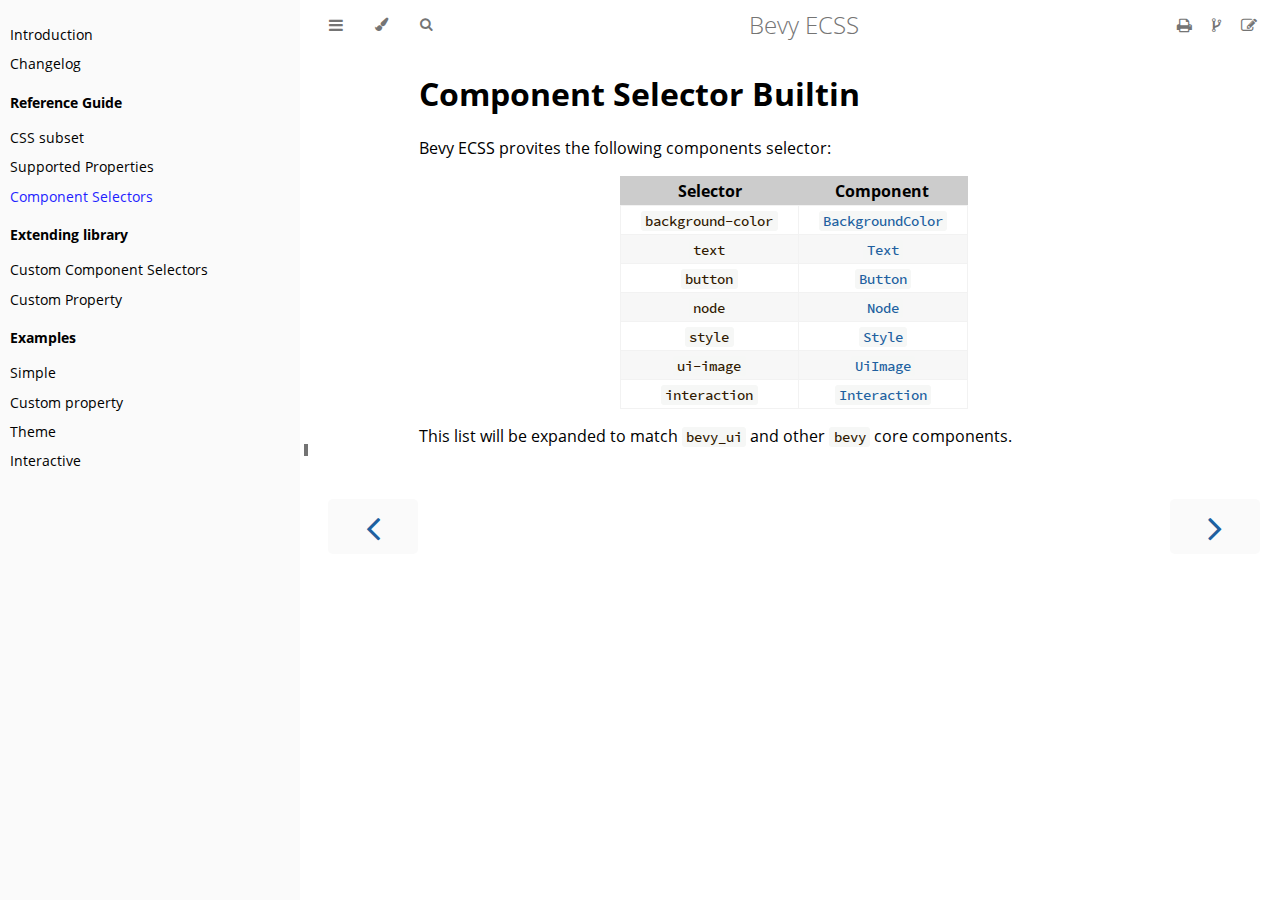
<file: guide_component_selectors.html>
<!DOCTYPE HTML>
<html lang="en" class="light" dir="ltr">
    <head>
        <!-- Book generated using mdBook -->
        <meta charset="UTF-8">
        <title>Component Selectors - Bevy ECSS</title>


        <!-- Custom HTML head -->
        
        <meta name="description" content="">
        <meta name="viewport" content="width=device-width, initial-scale=1">
        <meta name="theme-color" content="#ffffff">

        <link rel="icon" href="favicon.svg">
        <link rel="shortcut icon" href="favicon.png">
        <link rel="stylesheet" href="css/variables.css">
        <link rel="stylesheet" href="css/general.css">
        <link rel="stylesheet" href="css/chrome.css">
        <link rel="stylesheet" href="css/print.css" media="print">

        <!-- Fonts -->
        <link rel="stylesheet" href="FontAwesome/css/font-awesome.css">
        <link rel="stylesheet" href="fonts/fonts.css">

        <!-- Highlight.js Stylesheets -->
        <link rel="stylesheet" href="highlight.css">
        <link rel="stylesheet" href="tomorrow-night.css">
        <link rel="stylesheet" href="ayu-highlight.css">

        <!-- Custom theme stylesheets -->

    </head>
    <body class="sidebar-visible no-js">
    <div id="body-container">
        <!-- Provide site root to javascript -->
        <script>
            var path_to_root = "";
            var default_theme = window.matchMedia("(prefers-color-scheme: dark)").matches ? "navy" : "light";
        </script>

        <!-- Work around some values being stored in localStorage wrapped in quotes -->
        <script>
            try {
                var theme = localStorage.getItem('mdbook-theme');
                var sidebar = localStorage.getItem('mdbook-sidebar');

                if (theme.startsWith('"') && theme.endsWith('"')) {
                    localStorage.setItem('mdbook-theme', theme.slice(1, theme.length - 1));
                }

                if (sidebar.startsWith('"') && sidebar.endsWith('"')) {
                    localStorage.setItem('mdbook-sidebar', sidebar.slice(1, sidebar.length - 1));
                }
            } catch (e) { }
        </script>

        <!-- Set the theme before any content is loaded, prevents flash -->
        <script>
            var theme;
            try { theme = localStorage.getItem('mdbook-theme'); } catch(e) { }
            if (theme === null || theme === undefined) { theme = default_theme; }
            var html = document.querySelector('html');
            html.classList.remove('light')
            html.classList.add(theme);
            var body = document.querySelector('body');
            body.classList.remove('no-js')
            body.classList.add('js');
        </script>

        <input type="checkbox" id="sidebar-toggle-anchor" class="hidden">

        <!-- Hide / unhide sidebar before it is displayed -->
        <script>
            var body = document.querySelector('body');
            var sidebar = null;
            var sidebar_toggle = document.getElementById("sidebar-toggle-anchor");
            if (document.body.clientWidth >= 1080) {
                try { sidebar = localStorage.getItem('mdbook-sidebar'); } catch(e) { }
                sidebar = sidebar || 'visible';
            } else {
                sidebar = 'hidden';
            }
            sidebar_toggle.checked = sidebar === 'visible';
            body.classList.remove('sidebar-visible');
            body.classList.add("sidebar-" + sidebar);
        </script>

        <nav id="sidebar" class="sidebar" aria-label="Table of contents">
            <div class="sidebar-scrollbox">
                <ol class="chapter"><li class="chapter-item expanded affix "><a href="introduction.html">Introduction</a></li><li class="chapter-item expanded affix "><a href="changelog.html">Changelog</a></li><li class="chapter-item expanded affix "><li class="part-title">Reference Guide</li><li class="chapter-item expanded "><a href="guide_css_subset.html">CSS subset</a></li><li class="chapter-item expanded "><a href="guide_properties.html">Supported Properties</a></li><li class="chapter-item expanded "><a href="guide_component_selectors.html" class="active">Component Selectors</a></li><li class="chapter-item expanded affix "><li class="part-title">Extending library</li><li class="chapter-item expanded "><a href="custom_component.html">Custom Component Selectors</a></li><li class="chapter-item expanded "><a href="custom_property.html">Custom Property</a></li><li class="chapter-item expanded affix "><li class="part-title">Examples</li><li class="chapter-item expanded "><a href="example_simple.html">Simple</a></li><li class="chapter-item expanded "><a href="example_alpha.html">Custom property</a></li><li class="chapter-item expanded "><a href="example_theme.html">Theme</a></li><li class="chapter-item expanded "><a href="example_interactive.html">Interactive</a></li></ol>
            </div>
            <div id="sidebar-resize-handle" class="sidebar-resize-handle">
                <div class="sidebar-resize-indicator"></div>
            </div>
        </nav>

        <!-- Track and set sidebar scroll position -->
        <script>
            var sidebarScrollbox = document.querySelector('#sidebar .sidebar-scrollbox');
            sidebarScrollbox.addEventListener('click', function(e) {
                if (e.target.tagName === 'A') {
                    sessionStorage.setItem('sidebar-scroll', sidebarScrollbox.scrollTop);
                }
            }, { passive: true });
            var sidebarScrollTop = sessionStorage.getItem('sidebar-scroll');
            sessionStorage.removeItem('sidebar-scroll');
            if (sidebarScrollTop) {
                // preserve sidebar scroll position when navigating via links within sidebar
                sidebarScrollbox.scrollTop = sidebarScrollTop;
            } else {
                // scroll sidebar to current active section when navigating via "next/previous chapter" buttons
                var activeSection = document.querySelector('#sidebar .active');
                if (activeSection) {
                    activeSection.scrollIntoView({ block: 'center' });
                }
            }
        </script>

        <div id="page-wrapper" class="page-wrapper">

            <div class="page">
                                <div id="menu-bar-hover-placeholder"></div>
                <div id="menu-bar" class="menu-bar sticky">
                    <div class="left-buttons">
                        <label id="sidebar-toggle" class="icon-button" for="sidebar-toggle-anchor" title="Toggle Table of Contents" aria-label="Toggle Table of Contents" aria-controls="sidebar">
                            <i class="fa fa-bars"></i>
                        </label>
                        <button id="theme-toggle" class="icon-button" type="button" title="Change theme" aria-label="Change theme" aria-haspopup="true" aria-expanded="false" aria-controls="theme-list">
                            <i class="fa fa-paint-brush"></i>
                        </button>
                        <ul id="theme-list" class="theme-popup" aria-label="Themes" role="menu">
                            <li role="none"><button role="menuitem" class="theme" id="light">Light</button></li>
                            <li role="none"><button role="menuitem" class="theme" id="rust">Rust</button></li>
                            <li role="none"><button role="menuitem" class="theme" id="coal">Coal</button></li>
                            <li role="none"><button role="menuitem" class="theme" id="navy">Navy</button></li>
                            <li role="none"><button role="menuitem" class="theme" id="ayu">Ayu</button></li>
                        </ul>
                        <button id="search-toggle" class="icon-button" type="button" title="Search. (Shortkey: s)" aria-label="Toggle Searchbar" aria-expanded="false" aria-keyshortcuts="S" aria-controls="searchbar">
                            <i class="fa fa-search"></i>
                        </button>
                    </div>

                    <h1 class="menu-title">Bevy ECSS</h1>

                    <div class="right-buttons">
                        <a href="print.html" title="Print this book" aria-label="Print this book">
                            <i id="print-button" class="fa fa-print"></i>
                        </a>
                        <a href="https://github.com/afonsolage/bevy_ecss" title="Git repository" aria-label="Git repository">
                            <i id="git-repository-button" class="fa fa-code-fork"></i>
                        </a>
                        <a href="https://github.com/afonsolage/bevy_ecss/edit/main/book/src/guide_component_selectors.md" title="Suggest an edit" aria-label="Suggest an edit">
                            <i id="git-edit-button" class="fa fa-edit"></i>
                        </a>

                    </div>
                </div>

                <div id="search-wrapper" class="hidden">
                    <form id="searchbar-outer" class="searchbar-outer">
                        <input type="search" id="searchbar" name="searchbar" placeholder="Search this book ..." aria-controls="searchresults-outer" aria-describedby="searchresults-header">
                    </form>
                    <div id="searchresults-outer" class="searchresults-outer hidden">
                        <div id="searchresults-header" class="searchresults-header"></div>
                        <ul id="searchresults">
                        </ul>
                    </div>
                </div>

                <!-- Apply ARIA attributes after the sidebar and the sidebar toggle button are added to the DOM -->
                <script>
                    document.getElementById('sidebar-toggle').setAttribute('aria-expanded', sidebar === 'visible');
                    document.getElementById('sidebar').setAttribute('aria-hidden', sidebar !== 'visible');
                    Array.from(document.querySelectorAll('#sidebar a')).forEach(function(link) {
                        link.setAttribute('tabIndex', sidebar === 'visible' ? 0 : -1);
                    });
                </script>

                <div id="content" class="content">
                    <main>
                        <h1 id="component-selector-builtin"><a class="header" href="#component-selector-builtin">Component Selector Builtin</a></h1>
<p>Bevy ECSS provites the following components selector:</p>
<div class="table-wrapper"><table><thead><tr><th style="text-align: center">Selector</th><th style="text-align: center">Component</th></tr></thead><tbody>
<tr><td style="text-align: center"><code>background-color</code></td><td style="text-align: center"><a href="https://docs.rs/bevy/latest/bevy/prelude/struct.BackgroundColor.html"><code>BackgroundColor</code></a></td></tr>
<tr><td style="text-align: center"><code>text</code></td><td style="text-align: center"><a href="https://docs.rs/bevy/latest/bevy/text/struct.Text.html"><code>Text</code></a></td></tr>
<tr><td style="text-align: center"><code>button</code></td><td style="text-align: center"><a href="https://docs.rs/bevy/latest/bevy/prelude/struct.Button.html"><code>Button</code></a></td></tr>
<tr><td style="text-align: center"><code>node</code></td><td style="text-align: center"><a href="https://docs.rs/bevy/latest/bevy/prelude/struct.Node.html"><code>Node</code></a></td></tr>
<tr><td style="text-align: center"><code>style</code></td><td style="text-align: center"><a href="https://docs.rs/bevy/latest/bevy/prelude/struct.Style.html"><code>Style</code></a></td></tr>
<tr><td style="text-align: center"><code>ui-image</code></td><td style="text-align: center"><a href="https://docs.rs/bevy/latest/bevy/prelude/struct.UiImage.html"><code>UiImage</code></a></td></tr>
<tr><td style="text-align: center"><code>interaction</code></td><td style="text-align: center"><a href="https://docs.rs/bevy/latest/bevy/prelude/enum.Interaction.html"><code>Interaction</code></a></td></tr>
</tbody></table>
</div>
<p>This list will be expanded to match <code>bevy_ui</code> and other <code>bevy</code> core components.</p>

                    </main>

                    <nav class="nav-wrapper" aria-label="Page navigation">
                        <!-- Mobile navigation buttons -->
                            <a rel="prev" href="guide_properties.html" class="mobile-nav-chapters previous" title="Previous chapter" aria-label="Previous chapter" aria-keyshortcuts="Left">
                                <i class="fa fa-angle-left"></i>
                            </a>

                            <a rel="next prefetch" href="custom_component.html" class="mobile-nav-chapters next" title="Next chapter" aria-label="Next chapter" aria-keyshortcuts="Right">
                                <i class="fa fa-angle-right"></i>
                            </a>

                        <div style="clear: both"></div>
                    </nav>
                </div>
            </div>

            <nav class="nav-wide-wrapper" aria-label="Page navigation">
                    <a rel="prev" href="guide_properties.html" class="nav-chapters previous" title="Previous chapter" aria-label="Previous chapter" aria-keyshortcuts="Left">
                        <i class="fa fa-angle-left"></i>
                    </a>

                    <a rel="next prefetch" href="custom_component.html" class="nav-chapters next" title="Next chapter" aria-label="Next chapter" aria-keyshortcuts="Right">
                        <i class="fa fa-angle-right"></i>
                    </a>
            </nav>

        </div>




        <script>
            window.playground_copyable = true;
        </script>


        <script src="elasticlunr.min.js"></script>
        <script src="mark.min.js"></script>
        <script src="searcher.js"></script>

        <script src="clipboard.min.js"></script>
        <script src="highlight.js"></script>
        <script src="book.js"></script>

        <!-- Custom JS scripts -->


    </div>
    </body>
</html>
</file>
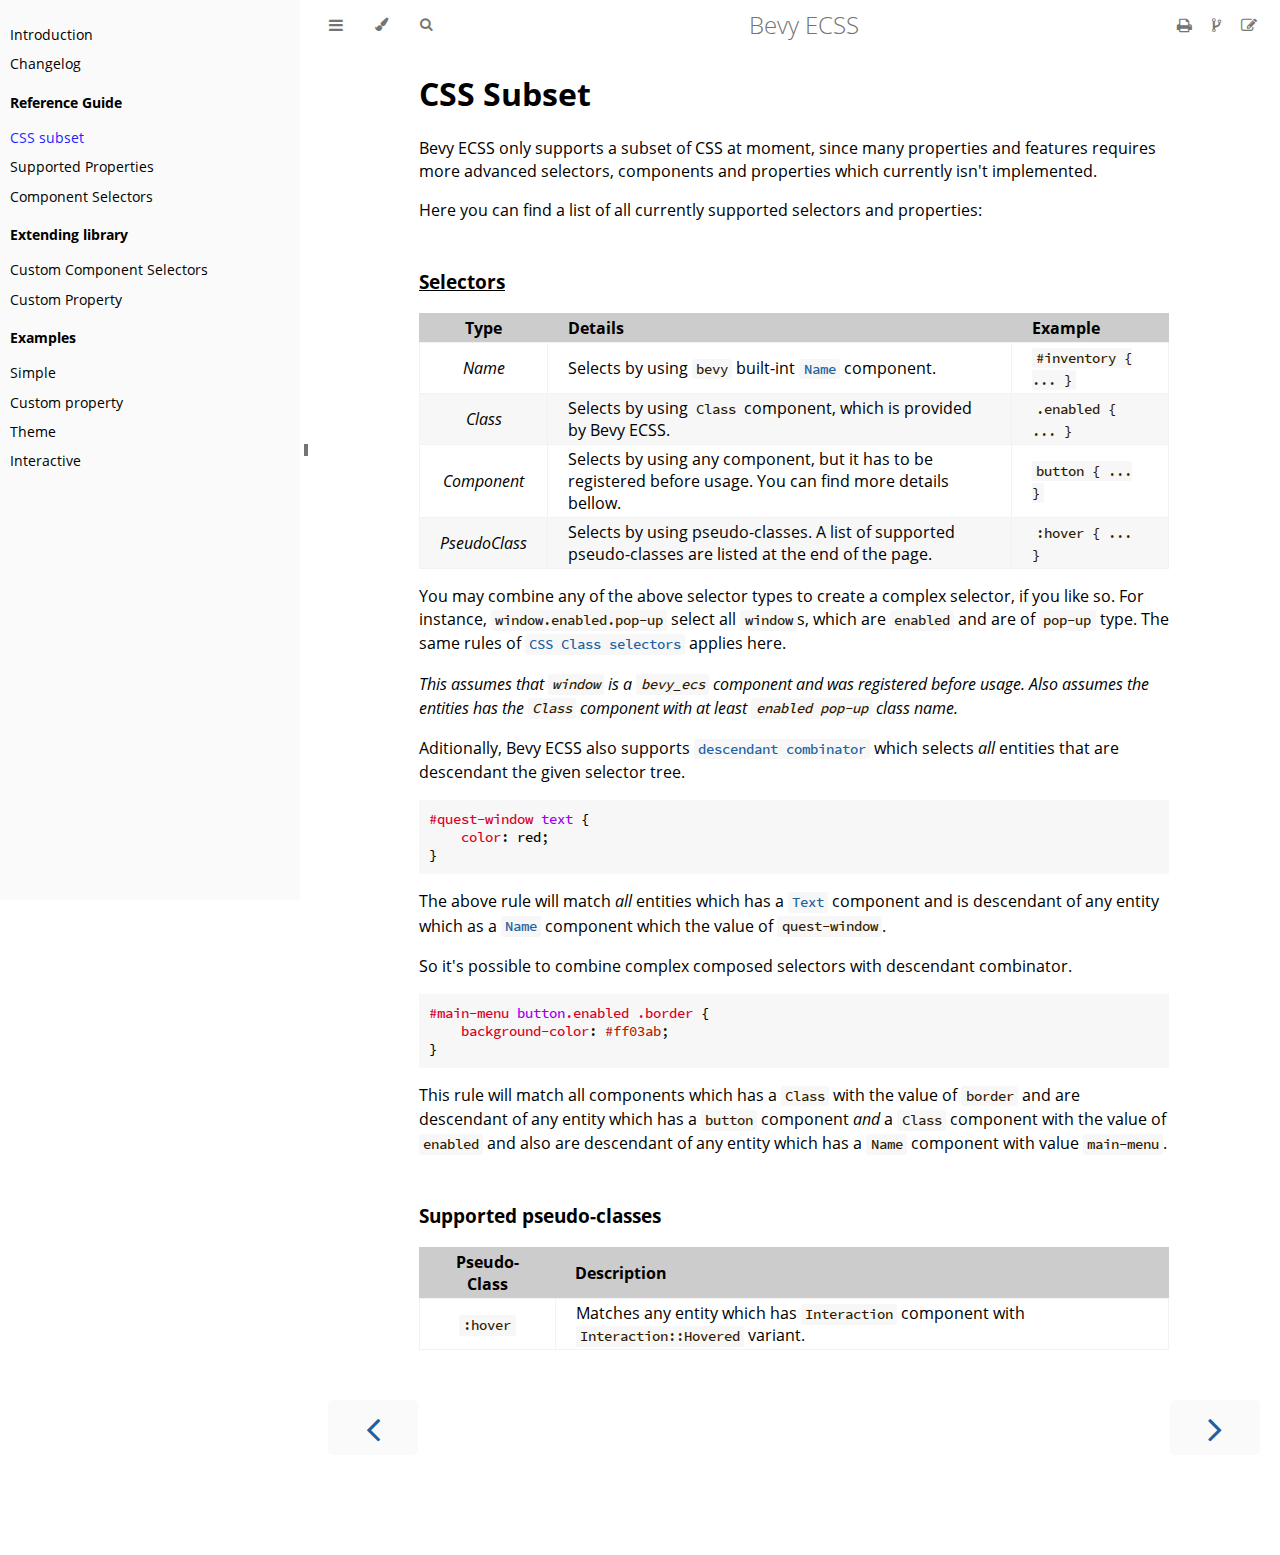
<file: guide_css_subset.html>
<!DOCTYPE HTML>
<html lang="en" class="light" dir="ltr">
    <head>
        <!-- Book generated using mdBook -->
        <meta charset="UTF-8">
        <title>CSS subset - Bevy ECSS</title>


        <!-- Custom HTML head -->
        
        <meta name="description" content="">
        <meta name="viewport" content="width=device-width, initial-scale=1">
        <meta name="theme-color" content="#ffffff">

        <link rel="icon" href="favicon.svg">
        <link rel="shortcut icon" href="favicon.png">
        <link rel="stylesheet" href="css/variables.css">
        <link rel="stylesheet" href="css/general.css">
        <link rel="stylesheet" href="css/chrome.css">
        <link rel="stylesheet" href="css/print.css" media="print">

        <!-- Fonts -->
        <link rel="stylesheet" href="FontAwesome/css/font-awesome.css">
        <link rel="stylesheet" href="fonts/fonts.css">

        <!-- Highlight.js Stylesheets -->
        <link rel="stylesheet" href="highlight.css">
        <link rel="stylesheet" href="tomorrow-night.css">
        <link rel="stylesheet" href="ayu-highlight.css">

        <!-- Custom theme stylesheets -->

    </head>
    <body class="sidebar-visible no-js">
    <div id="body-container">
        <!-- Provide site root to javascript -->
        <script>
            var path_to_root = "";
            var default_theme = window.matchMedia("(prefers-color-scheme: dark)").matches ? "navy" : "light";
        </script>

        <!-- Work around some values being stored in localStorage wrapped in quotes -->
        <script>
            try {
                var theme = localStorage.getItem('mdbook-theme');
                var sidebar = localStorage.getItem('mdbook-sidebar');

                if (theme.startsWith('"') && theme.endsWith('"')) {
                    localStorage.setItem('mdbook-theme', theme.slice(1, theme.length - 1));
                }

                if (sidebar.startsWith('"') && sidebar.endsWith('"')) {
                    localStorage.setItem('mdbook-sidebar', sidebar.slice(1, sidebar.length - 1));
                }
            } catch (e) { }
        </script>

        <!-- Set the theme before any content is loaded, prevents flash -->
        <script>
            var theme;
            try { theme = localStorage.getItem('mdbook-theme'); } catch(e) { }
            if (theme === null || theme === undefined) { theme = default_theme; }
            var html = document.querySelector('html');
            html.classList.remove('light')
            html.classList.add(theme);
            var body = document.querySelector('body');
            body.classList.remove('no-js')
            body.classList.add('js');
        </script>

        <input type="checkbox" id="sidebar-toggle-anchor" class="hidden">

        <!-- Hide / unhide sidebar before it is displayed -->
        <script>
            var body = document.querySelector('body');
            var sidebar = null;
            var sidebar_toggle = document.getElementById("sidebar-toggle-anchor");
            if (document.body.clientWidth >= 1080) {
                try { sidebar = localStorage.getItem('mdbook-sidebar'); } catch(e) { }
                sidebar = sidebar || 'visible';
            } else {
                sidebar = 'hidden';
            }
            sidebar_toggle.checked = sidebar === 'visible';
            body.classList.remove('sidebar-visible');
            body.classList.add("sidebar-" + sidebar);
        </script>

        <nav id="sidebar" class="sidebar" aria-label="Table of contents">
            <div class="sidebar-scrollbox">
                <ol class="chapter"><li class="chapter-item expanded affix "><a href="introduction.html">Introduction</a></li><li class="chapter-item expanded affix "><a href="changelog.html">Changelog</a></li><li class="chapter-item expanded affix "><li class="part-title">Reference Guide</li><li class="chapter-item expanded "><a href="guide_css_subset.html" class="active">CSS subset</a></li><li class="chapter-item expanded "><a href="guide_properties.html">Supported Properties</a></li><li class="chapter-item expanded "><a href="guide_component_selectors.html">Component Selectors</a></li><li class="chapter-item expanded affix "><li class="part-title">Extending library</li><li class="chapter-item expanded "><a href="custom_component.html">Custom Component Selectors</a></li><li class="chapter-item expanded "><a href="custom_property.html">Custom Property</a></li><li class="chapter-item expanded affix "><li class="part-title">Examples</li><li class="chapter-item expanded "><a href="example_simple.html">Simple</a></li><li class="chapter-item expanded "><a href="example_alpha.html">Custom property</a></li><li class="chapter-item expanded "><a href="example_theme.html">Theme</a></li><li class="chapter-item expanded "><a href="example_interactive.html">Interactive</a></li></ol>
            </div>
            <div id="sidebar-resize-handle" class="sidebar-resize-handle">
                <div class="sidebar-resize-indicator"></div>
            </div>
        </nav>

        <!-- Track and set sidebar scroll position -->
        <script>
            var sidebarScrollbox = document.querySelector('#sidebar .sidebar-scrollbox');
            sidebarScrollbox.addEventListener('click', function(e) {
                if (e.target.tagName === 'A') {
                    sessionStorage.setItem('sidebar-scroll', sidebarScrollbox.scrollTop);
                }
            }, { passive: true });
            var sidebarScrollTop = sessionStorage.getItem('sidebar-scroll');
            sessionStorage.removeItem('sidebar-scroll');
            if (sidebarScrollTop) {
                // preserve sidebar scroll position when navigating via links within sidebar
                sidebarScrollbox.scrollTop = sidebarScrollTop;
            } else {
                // scroll sidebar to current active section when navigating via "next/previous chapter" buttons
                var activeSection = document.querySelector('#sidebar .active');
                if (activeSection) {
                    activeSection.scrollIntoView({ block: 'center' });
                }
            }
        </script>

        <div id="page-wrapper" class="page-wrapper">

            <div class="page">
                                <div id="menu-bar-hover-placeholder"></div>
                <div id="menu-bar" class="menu-bar sticky">
                    <div class="left-buttons">
                        <label id="sidebar-toggle" class="icon-button" for="sidebar-toggle-anchor" title="Toggle Table of Contents" aria-label="Toggle Table of Contents" aria-controls="sidebar">
                            <i class="fa fa-bars"></i>
                        </label>
                        <button id="theme-toggle" class="icon-button" type="button" title="Change theme" aria-label="Change theme" aria-haspopup="true" aria-expanded="false" aria-controls="theme-list">
                            <i class="fa fa-paint-brush"></i>
                        </button>
                        <ul id="theme-list" class="theme-popup" aria-label="Themes" role="menu">
                            <li role="none"><button role="menuitem" class="theme" id="light">Light</button></li>
                            <li role="none"><button role="menuitem" class="theme" id="rust">Rust</button></li>
                            <li role="none"><button role="menuitem" class="theme" id="coal">Coal</button></li>
                            <li role="none"><button role="menuitem" class="theme" id="navy">Navy</button></li>
                            <li role="none"><button role="menuitem" class="theme" id="ayu">Ayu</button></li>
                        </ul>
                        <button id="search-toggle" class="icon-button" type="button" title="Search. (Shortkey: s)" aria-label="Toggle Searchbar" aria-expanded="false" aria-keyshortcuts="S" aria-controls="searchbar">
                            <i class="fa fa-search"></i>
                        </button>
                    </div>

                    <h1 class="menu-title">Bevy ECSS</h1>

                    <div class="right-buttons">
                        <a href="print.html" title="Print this book" aria-label="Print this book">
                            <i id="print-button" class="fa fa-print"></i>
                        </a>
                        <a href="https://github.com/afonsolage/bevy_ecss" title="Git repository" aria-label="Git repository">
                            <i id="git-repository-button" class="fa fa-code-fork"></i>
                        </a>
                        <a href="https://github.com/afonsolage/bevy_ecss/edit/main/book/src/guide_css_subset.md" title="Suggest an edit" aria-label="Suggest an edit">
                            <i id="git-edit-button" class="fa fa-edit"></i>
                        </a>

                    </div>
                </div>

                <div id="search-wrapper" class="hidden">
                    <form id="searchbar-outer" class="searchbar-outer">
                        <input type="search" id="searchbar" name="searchbar" placeholder="Search this book ..." aria-controls="searchresults-outer" aria-describedby="searchresults-header">
                    </form>
                    <div id="searchresults-outer" class="searchresults-outer hidden">
                        <div id="searchresults-header" class="searchresults-header"></div>
                        <ul id="searchresults">
                        </ul>
                    </div>
                </div>

                <!-- Apply ARIA attributes after the sidebar and the sidebar toggle button are added to the DOM -->
                <script>
                    document.getElementById('sidebar-toggle').setAttribute('aria-expanded', sidebar === 'visible');
                    document.getElementById('sidebar').setAttribute('aria-hidden', sidebar !== 'visible');
                    Array.from(document.querySelectorAll('#sidebar a')).forEach(function(link) {
                        link.setAttribute('tabIndex', sidebar === 'visible' ? 0 : -1);
                    });
                </script>

                <div id="content" class="content">
                    <main>
                        <h1 id="css-subset"><a class="header" href="#css-subset">CSS Subset</a></h1>
<p>Bevy ECSS only supports a subset of CSS at moment, since many properties and features requires more advanced selectors, components and properties which currently isn't implemented.</p>
<p>Here you can find a list of all currently supported selectors and properties:</p>
<h3 id="selectors"><a class="header" href="#selectors"><ins>Selectors</ins></a></h3>
<div class="table-wrapper"><table><thead><tr><th style="text-align: center">Type</th><th style="text-align: left">Details</th><th style="text-align: left">Example</th></tr></thead><tbody>
<tr><td style="text-align: center"><em>Name</em></td><td style="text-align: left">Selects by using <code>bevy</code> built-int <a href="https://docs.rs/bevy/latest/bevy/core/struct.Name.html"><code>Name</code></a> component.</td><td style="text-align: left"><code>#inventory { ... }</code></td></tr>
<tr><td style="text-align: center"><em>Class</em></td><td style="text-align: left">Selects by using <code>Class</code> component, which is provided by Bevy ECSS.</td><td style="text-align: left"><code>.enabled { ... }</code></td></tr>
<tr><td style="text-align: center"><em>Component</em></td><td style="text-align: left">Selects by using any component, but it has to be registered before usage. You can find more details bellow.</td><td style="text-align: left"><code>button { ... }</code></td></tr>
<tr><td style="text-align: center"><em>PseudoClass</em></td><td style="text-align: left">Selects by using pseudo-classes. A list of supported pseudo-classes are listed at the end of the page.</td><td style="text-align: left"><code>:hover { ... }</code></td></tr>
</tbody></table>
</div>
<p>You may combine any of the above selector types to create a complex selector, if you like so. For instance, <code>window.enabled.pop-up</code> select all <code>window</code>s, which are <code>enabled</code> and are of <code>pop-up</code> type. The same rules of <a href="https://developer.mozilla.org/en-US/docs/Web/CSS/Class_selectors"><code>CSS Class selectors</code></a> applies here.</p>
<p><em>This assumes that <code>window</code> is a <code>bevy_ecs</code> component and was registered before usage. Also assumes the entities has the <code>Class</code> component with at least <code>enabled pop-up</code> class name.</em></p>
<p>Aditionally, Bevy ECSS also supports <a href="https://developer.mozilla.org/en-US/docs/Web/CSS/Descendant_combinator"><code>descendant combinator</code></a> which selects <em>all</em> entities that are descendant the given selector tree.</p>
<pre><code class="language-css">#quest-window text {
    color: red;
}
</code></pre>
<p>The above rule will match <em>all</em> entities which has a <a href="https://docs.rs/bevy/latest/bevy/text/struct.Text.html"><code>Text</code></a> component and is descendant of any entity which as a <a href="https://docs.rs/bevy/latest/bevy/core/struct.Name.html"><code>Name</code></a> component which the value of <code>quest-window</code>.</p>
<p>So it's possible to combine complex composed selectors with descendant combinator.</p>
<pre><code class="language-css">#main-menu button.enabled .border {
    background-color: #ff03ab;
}
</code></pre>
<p>This rule will match all components which has a <code>Class</code> with the value of <code>border</code> and are descendant of any entity which has a <code>button</code> component <em>and</em> a <code>Class</code> component with the value of <code>enabled</code> and also are descendant of any entity which has a <code>Name</code> component with value <code>main-menu</code>.</p>
<h3 id="supported-pseudo-classes"><a class="header" href="#supported-pseudo-classes">Supported pseudo-classes</a></h3>
<div class="table-wrapper"><table><thead><tr><th style="text-align: center">Pseudo-Class</th><th style="text-align: left">Description</th></tr></thead><tbody>
<tr><td style="text-align: center"><code>:hover</code></td><td style="text-align: left">Matches any entity which has <code>Interaction</code> component with <code>Interaction::Hovered</code> variant.</td></tr>
</tbody></table>
</div>
                    </main>

                    <nav class="nav-wrapper" aria-label="Page navigation">
                        <!-- Mobile navigation buttons -->
                            <a rel="prev" href="changelog.html" class="mobile-nav-chapters previous" title="Previous chapter" aria-label="Previous chapter" aria-keyshortcuts="Left">
                                <i class="fa fa-angle-left"></i>
                            </a>

                            <a rel="next prefetch" href="guide_properties.html" class="mobile-nav-chapters next" title="Next chapter" aria-label="Next chapter" aria-keyshortcuts="Right">
                                <i class="fa fa-angle-right"></i>
                            </a>

                        <div style="clear: both"></div>
                    </nav>
                </div>
            </div>

            <nav class="nav-wide-wrapper" aria-label="Page navigation">
                    <a rel="prev" href="changelog.html" class="nav-chapters previous" title="Previous chapter" aria-label="Previous chapter" aria-keyshortcuts="Left">
                        <i class="fa fa-angle-left"></i>
                    </a>

                    <a rel="next prefetch" href="guide_properties.html" class="nav-chapters next" title="Next chapter" aria-label="Next chapter" aria-keyshortcuts="Right">
                        <i class="fa fa-angle-right"></i>
                    </a>
            </nav>

        </div>




        <script>
            window.playground_copyable = true;
        </script>


        <script src="elasticlunr.min.js"></script>
        <script src="mark.min.js"></script>
        <script src="searcher.js"></script>

        <script src="clipboard.min.js"></script>
        <script src="highlight.js"></script>
        <script src="book.js"></script>

        <!-- Custom JS scripts -->


    </div>
    </body>
</html>
</file>
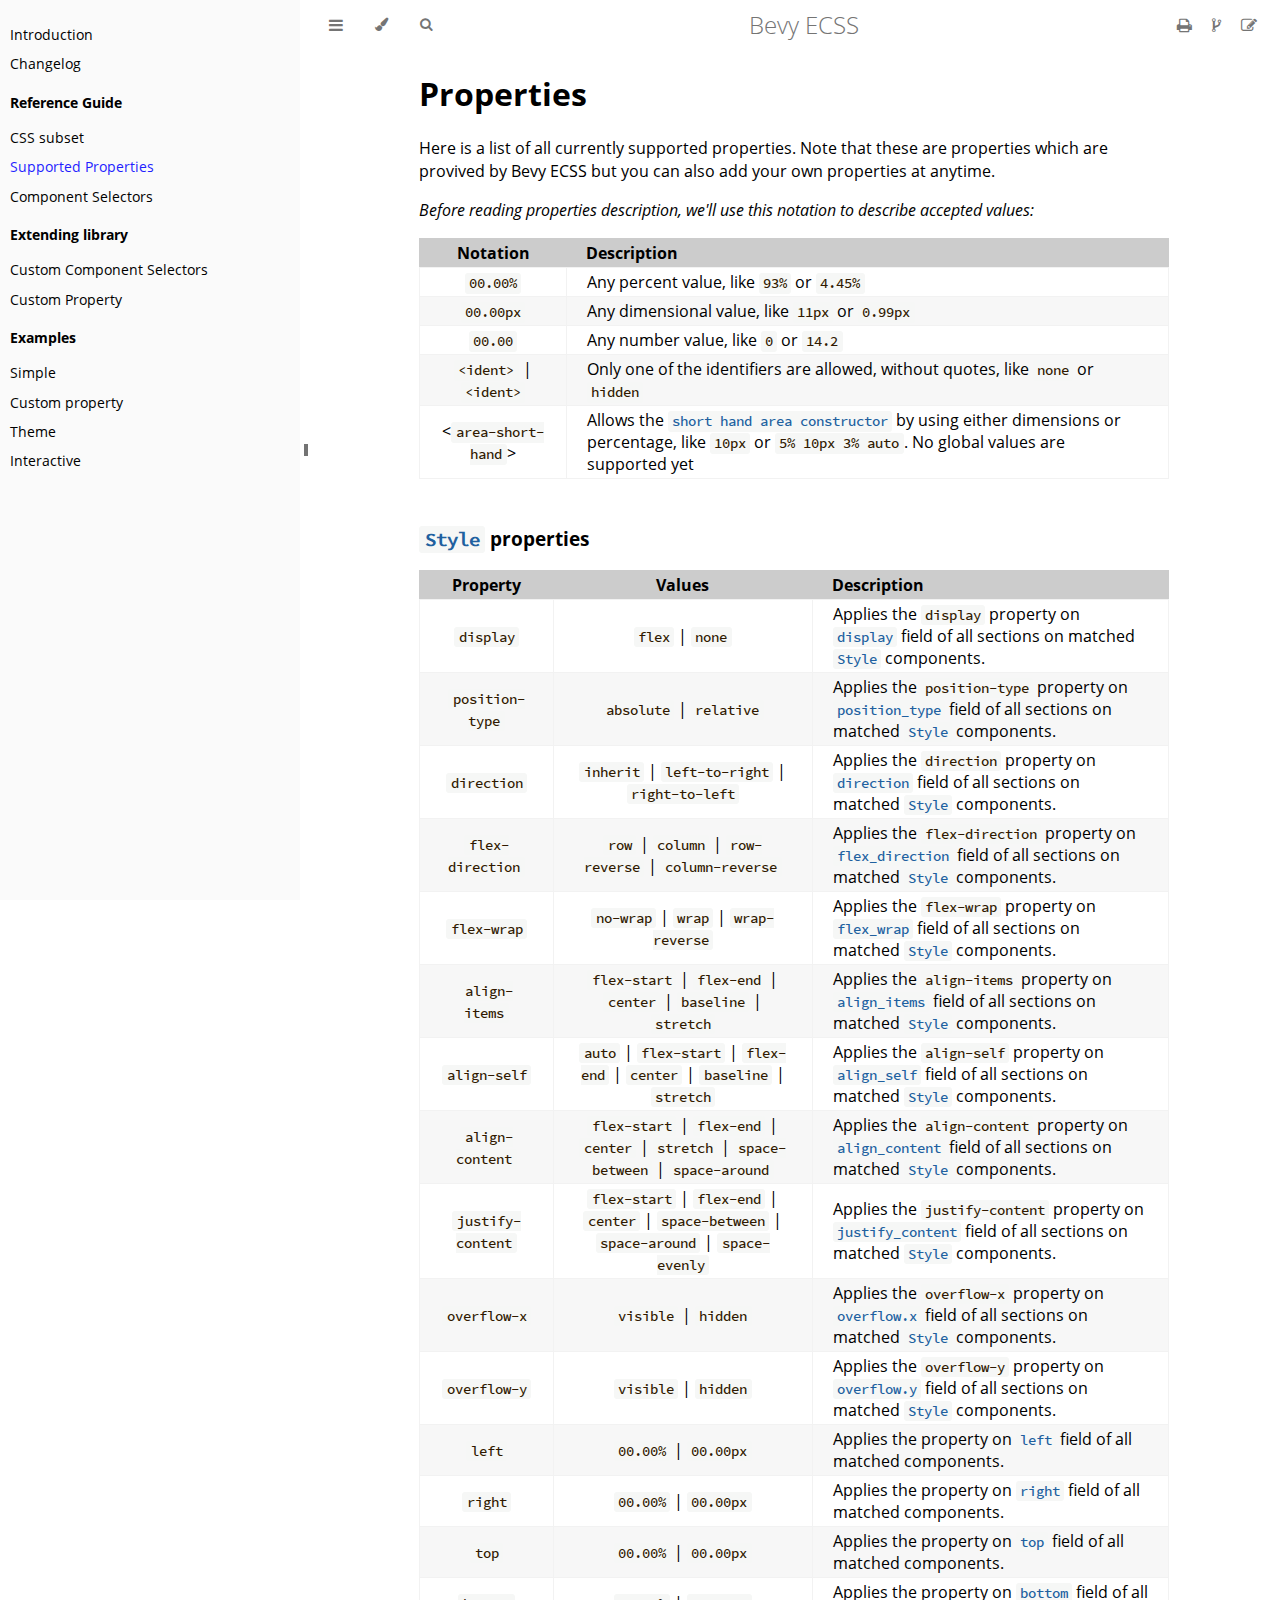
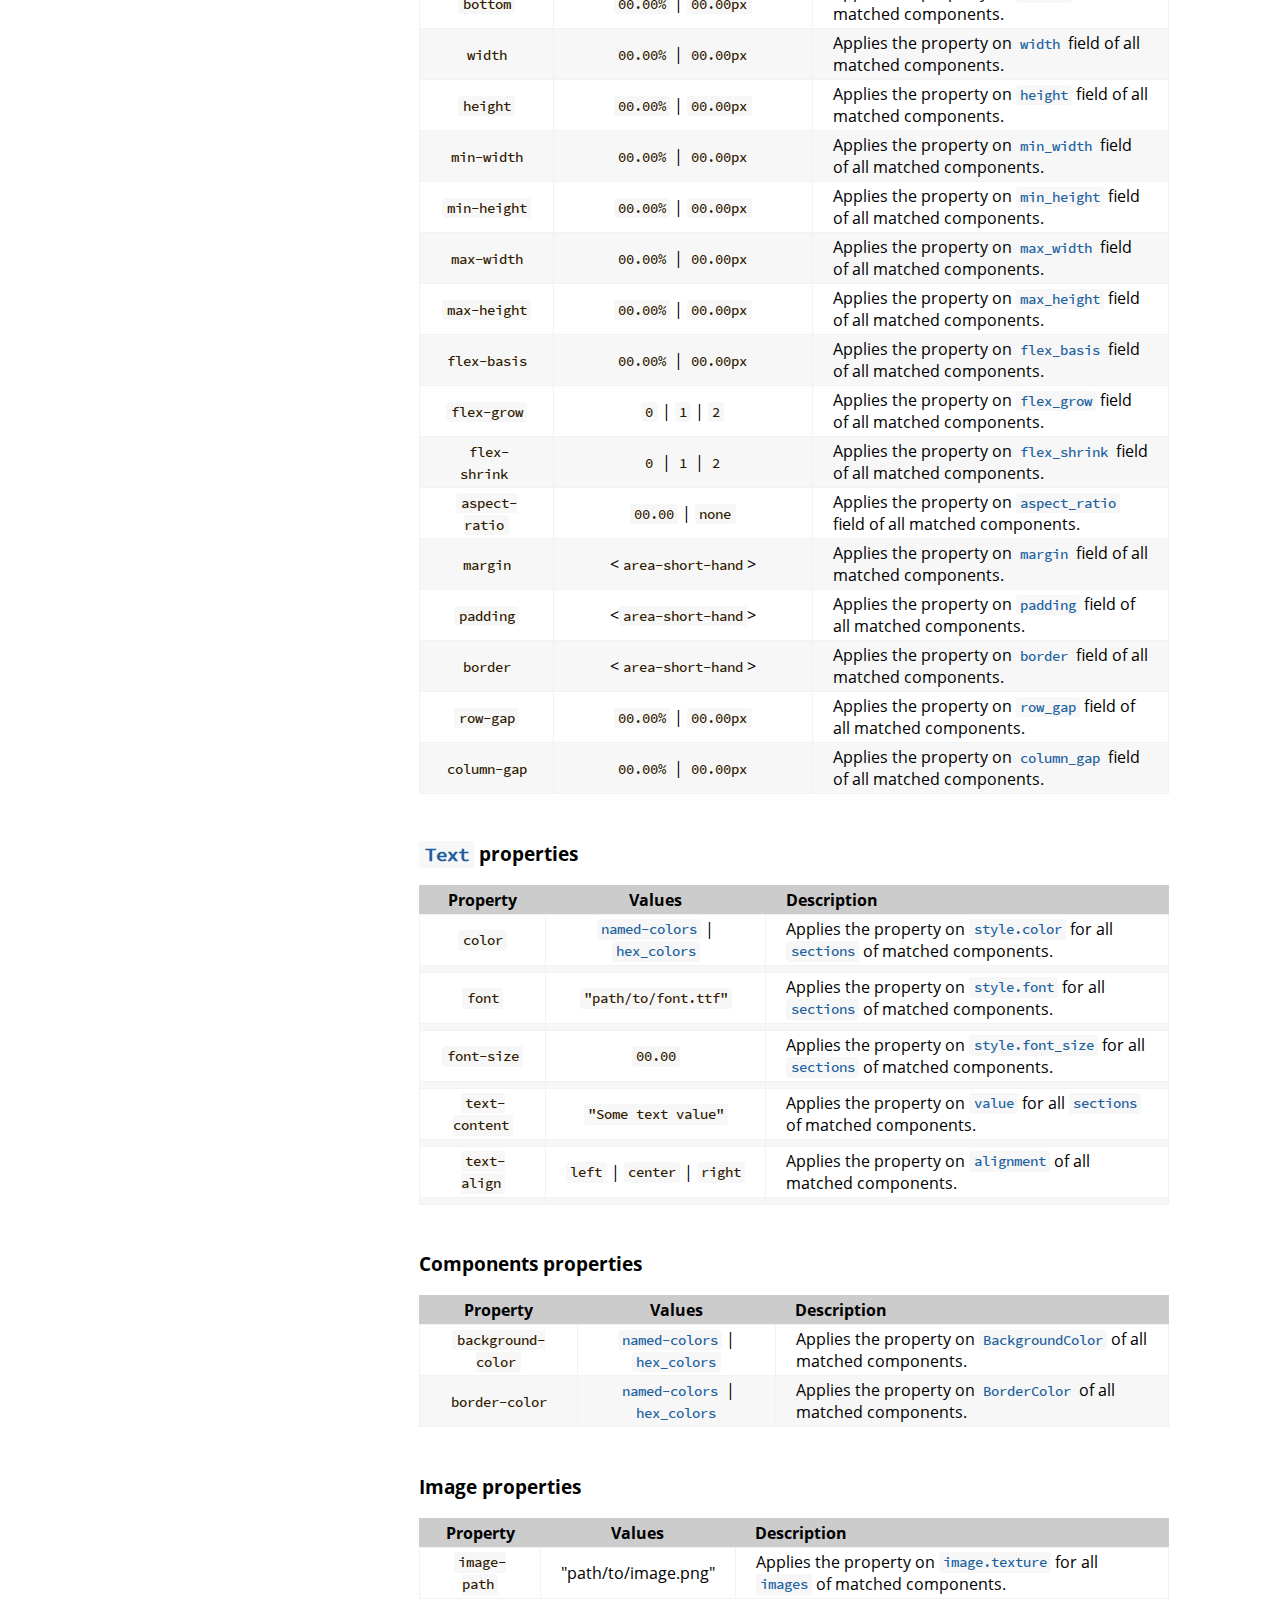
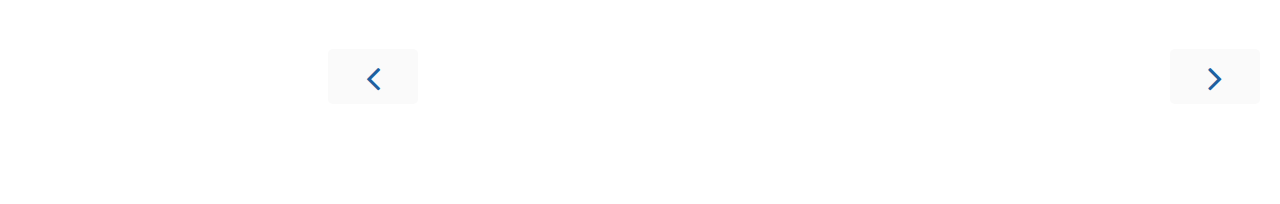
<file: guide_properties.html>
<!DOCTYPE HTML>
<html lang="en" class="light" dir="ltr">
    <head>
        <!-- Book generated using mdBook -->
        <meta charset="UTF-8">
        <title>Supported Properties - Bevy ECSS</title>


        <!-- Custom HTML head -->
        
        <meta name="description" content="">
        <meta name="viewport" content="width=device-width, initial-scale=1">
        <meta name="theme-color" content="#ffffff">

        <link rel="icon" href="favicon.svg">
        <link rel="shortcut icon" href="favicon.png">
        <link rel="stylesheet" href="css/variables.css">
        <link rel="stylesheet" href="css/general.css">
        <link rel="stylesheet" href="css/chrome.css">
        <link rel="stylesheet" href="css/print.css" media="print">

        <!-- Fonts -->
        <link rel="stylesheet" href="FontAwesome/css/font-awesome.css">
        <link rel="stylesheet" href="fonts/fonts.css">

        <!-- Highlight.js Stylesheets -->
        <link rel="stylesheet" href="highlight.css">
        <link rel="stylesheet" href="tomorrow-night.css">
        <link rel="stylesheet" href="ayu-highlight.css">

        <!-- Custom theme stylesheets -->

    </head>
    <body class="sidebar-visible no-js">
    <div id="body-container">
        <!-- Provide site root to javascript -->
        <script>
            var path_to_root = "";
            var default_theme = window.matchMedia("(prefers-color-scheme: dark)").matches ? "navy" : "light";
        </script>

        <!-- Work around some values being stored in localStorage wrapped in quotes -->
        <script>
            try {
                var theme = localStorage.getItem('mdbook-theme');
                var sidebar = localStorage.getItem('mdbook-sidebar');

                if (theme.startsWith('"') && theme.endsWith('"')) {
                    localStorage.setItem('mdbook-theme', theme.slice(1, theme.length - 1));
                }

                if (sidebar.startsWith('"') && sidebar.endsWith('"')) {
                    localStorage.setItem('mdbook-sidebar', sidebar.slice(1, sidebar.length - 1));
                }
            } catch (e) { }
        </script>

        <!-- Set the theme before any content is loaded, prevents flash -->
        <script>
            var theme;
            try { theme = localStorage.getItem('mdbook-theme'); } catch(e) { }
            if (theme === null || theme === undefined) { theme = default_theme; }
            var html = document.querySelector('html');
            html.classList.remove('light')
            html.classList.add(theme);
            var body = document.querySelector('body');
            body.classList.remove('no-js')
            body.classList.add('js');
        </script>

        <input type="checkbox" id="sidebar-toggle-anchor" class="hidden">

        <!-- Hide / unhide sidebar before it is displayed -->
        <script>
            var body = document.querySelector('body');
            var sidebar = null;
            var sidebar_toggle = document.getElementById("sidebar-toggle-anchor");
            if (document.body.clientWidth >= 1080) {
                try { sidebar = localStorage.getItem('mdbook-sidebar'); } catch(e) { }
                sidebar = sidebar || 'visible';
            } else {
                sidebar = 'hidden';
            }
            sidebar_toggle.checked = sidebar === 'visible';
            body.classList.remove('sidebar-visible');
            body.classList.add("sidebar-" + sidebar);
        </script>

        <nav id="sidebar" class="sidebar" aria-label="Table of contents">
            <div class="sidebar-scrollbox">
                <ol class="chapter"><li class="chapter-item expanded affix "><a href="introduction.html">Introduction</a></li><li class="chapter-item expanded affix "><a href="changelog.html">Changelog</a></li><li class="chapter-item expanded affix "><li class="part-title">Reference Guide</li><li class="chapter-item expanded "><a href="guide_css_subset.html">CSS subset</a></li><li class="chapter-item expanded "><a href="guide_properties.html" class="active">Supported Properties</a></li><li class="chapter-item expanded "><a href="guide_component_selectors.html">Component Selectors</a></li><li class="chapter-item expanded affix "><li class="part-title">Extending library</li><li class="chapter-item expanded "><a href="custom_component.html">Custom Component Selectors</a></li><li class="chapter-item expanded "><a href="custom_property.html">Custom Property</a></li><li class="chapter-item expanded affix "><li class="part-title">Examples</li><li class="chapter-item expanded "><a href="example_simple.html">Simple</a></li><li class="chapter-item expanded "><a href="example_alpha.html">Custom property</a></li><li class="chapter-item expanded "><a href="example_theme.html">Theme</a></li><li class="chapter-item expanded "><a href="example_interactive.html">Interactive</a></li></ol>
            </div>
            <div id="sidebar-resize-handle" class="sidebar-resize-handle">
                <div class="sidebar-resize-indicator"></div>
            </div>
        </nav>

        <!-- Track and set sidebar scroll position -->
        <script>
            var sidebarScrollbox = document.querySelector('#sidebar .sidebar-scrollbox');
            sidebarScrollbox.addEventListener('click', function(e) {
                if (e.target.tagName === 'A') {
                    sessionStorage.setItem('sidebar-scroll', sidebarScrollbox.scrollTop);
                }
            }, { passive: true });
            var sidebarScrollTop = sessionStorage.getItem('sidebar-scroll');
            sessionStorage.removeItem('sidebar-scroll');
            if (sidebarScrollTop) {
                // preserve sidebar scroll position when navigating via links within sidebar
                sidebarScrollbox.scrollTop = sidebarScrollTop;
            } else {
                // scroll sidebar to current active section when navigating via "next/previous chapter" buttons
                var activeSection = document.querySelector('#sidebar .active');
                if (activeSection) {
                    activeSection.scrollIntoView({ block: 'center' });
                }
            }
        </script>

        <div id="page-wrapper" class="page-wrapper">

            <div class="page">
                                <div id="menu-bar-hover-placeholder"></div>
                <div id="menu-bar" class="menu-bar sticky">
                    <div class="left-buttons">
                        <label id="sidebar-toggle" class="icon-button" for="sidebar-toggle-anchor" title="Toggle Table of Contents" aria-label="Toggle Table of Contents" aria-controls="sidebar">
                            <i class="fa fa-bars"></i>
                        </label>
                        <button id="theme-toggle" class="icon-button" type="button" title="Change theme" aria-label="Change theme" aria-haspopup="true" aria-expanded="false" aria-controls="theme-list">
                            <i class="fa fa-paint-brush"></i>
                        </button>
                        <ul id="theme-list" class="theme-popup" aria-label="Themes" role="menu">
                            <li role="none"><button role="menuitem" class="theme" id="light">Light</button></li>
                            <li role="none"><button role="menuitem" class="theme" id="rust">Rust</button></li>
                            <li role="none"><button role="menuitem" class="theme" id="coal">Coal</button></li>
                            <li role="none"><button role="menuitem" class="theme" id="navy">Navy</button></li>
                            <li role="none"><button role="menuitem" class="theme" id="ayu">Ayu</button></li>
                        </ul>
                        <button id="search-toggle" class="icon-button" type="button" title="Search. (Shortkey: s)" aria-label="Toggle Searchbar" aria-expanded="false" aria-keyshortcuts="S" aria-controls="searchbar">
                            <i class="fa fa-search"></i>
                        </button>
                    </div>

                    <h1 class="menu-title">Bevy ECSS</h1>

                    <div class="right-buttons">
                        <a href="print.html" title="Print this book" aria-label="Print this book">
                            <i id="print-button" class="fa fa-print"></i>
                        </a>
                        <a href="https://github.com/afonsolage/bevy_ecss" title="Git repository" aria-label="Git repository">
                            <i id="git-repository-button" class="fa fa-code-fork"></i>
                        </a>
                        <a href="https://github.com/afonsolage/bevy_ecss/edit/main/book/src/guide_properties.md" title="Suggest an edit" aria-label="Suggest an edit">
                            <i id="git-edit-button" class="fa fa-edit"></i>
                        </a>

                    </div>
                </div>

                <div id="search-wrapper" class="hidden">
                    <form id="searchbar-outer" class="searchbar-outer">
                        <input type="search" id="searchbar" name="searchbar" placeholder="Search this book ..." aria-controls="searchresults-outer" aria-describedby="searchresults-header">
                    </form>
                    <div id="searchresults-outer" class="searchresults-outer hidden">
                        <div id="searchresults-header" class="searchresults-header"></div>
                        <ul id="searchresults">
                        </ul>
                    </div>
                </div>

                <!-- Apply ARIA attributes after the sidebar and the sidebar toggle button are added to the DOM -->
                <script>
                    document.getElementById('sidebar-toggle').setAttribute('aria-expanded', sidebar === 'visible');
                    document.getElementById('sidebar').setAttribute('aria-hidden', sidebar !== 'visible');
                    Array.from(document.querySelectorAll('#sidebar a')).forEach(function(link) {
                        link.setAttribute('tabIndex', sidebar === 'visible' ? 0 : -1);
                    });
                </script>

                <div id="content" class="content">
                    <main>
                        <h1 id="properties"><a class="header" href="#properties">Properties</a></h1>
<p>Here is a list of all currently supported properties. Note that these are properties which are provived by Bevy ECSS but you can also add your own properties at anytime.</p>
<p><em>Before reading properties description, we'll use this notation to describe accepted values:</em></p>
<div class="table-wrapper"><table><thead><tr><th style="text-align: center">Notation</th><th style="text-align: left">Description</th></tr></thead><tbody>
<tr><td style="text-align: center"><code>00.00%</code></td><td style="text-align: left">Any percent value, like <code>93%</code> or <code>4.45%</code></td></tr>
<tr><td style="text-align: center"><code>00.00px</code></td><td style="text-align: left">Any dimensional value, like <code>11px</code> or <code>0.99px</code></td></tr>
<tr><td style="text-align: center"><code>00.00</code></td><td style="text-align: left">Any number value, like <code>0</code> or <code>14.2</code></td></tr>
<tr><td style="text-align: center"><code>&lt;ident&gt;</code> | <code>&lt;ident&gt;</code></td><td style="text-align: left">Only one of the identifiers are allowed, without quotes, like <code>none</code> or <code>hidden</code></td></tr>
<tr><td style="text-align: center">&lt;<code>area-short-hand</code>&gt;</td><td style="text-align: left">Allows the <a href="https://developer.mozilla.org/en-US/docs/Web/CSS/margin#syntax"><code>short hand area constructor</code></a> by using either dimensions or percentage, like <code>10px</code> or <code>5% 10px 3% auto</code>. No global values are supported yet</td></tr>
</tbody></table>
</div>
<h3 id="style-properties"><a class="header" href="#style-properties"><a href="https://docs.rs/bevy/latest/bevy/prelude/struct.Style.html"><code>Style</code></a> properties</a></h3>
<div class="table-wrapper"><table><thead><tr><th style="text-align: center">Property</th><th style="text-align: center">Values</th><th style="text-align: left">Description</th></tr></thead><tbody>
<tr><td style="text-align: center"><code>display</code></td><td style="text-align: center"><code>flex</code> | <code>none</code></td><td style="text-align: left">Applies the  <code>display</code>         property on <a href="https://docs.rs/bevy/latest/bevy/prelude/struct.Style.html#structfield.display"><code>display</code></a> field of all sections on matched <a href="https://docs.rs/bevy/latest/bevy/prelude/struct.Style.html"><code>Style</code></a> components.</td></tr>
<tr><td style="text-align: center"><code>position-type</code></td><td style="text-align: center"><code>absolute</code> | <code>relative</code></td><td style="text-align: left">Applies the  <code>position-type</code>   property on <a href="https://docs.rs/bevy/latest/bevy/prelude/struct.Style.html#structfield.position_type"><code>position_type</code></a> field of all sections on matched <a href="https://docs.rs/bevy/latest/bevy/prelude/struct.Style.html"><code>Style</code></a> components.</td></tr>
<tr><td style="text-align: center"><code>direction</code></td><td style="text-align: center"><code>inherit</code> | <code>left-to-right</code> | <code>right-to-left</code></td><td style="text-align: left">Applies the  <code>direction</code>       property on <a href="https://docs.rs/bevy/latest/bevy/prelude/struct.Style.html#structfield.direction"><code>direction</code></a> field of all sections on matched <a href="https://docs.rs/bevy/latest/bevy/prelude/struct.Style.html"><code>Style</code></a> components.</td></tr>
<tr><td style="text-align: center"><code>flex-direction</code></td><td style="text-align: center"><code>row</code> | <code>column</code> | <code>row-reverse</code> | <code>column-reverse</code></td><td style="text-align: left">Applies the  <code>flex-direction</code>  property on <a href="https://docs.rs/bevy/latest/bevy/prelude/struct.Style.html#structfield.flex_direction"><code>flex_direction</code></a> field of all sections on matched <a href="https://docs.rs/bevy/latest/bevy/prelude/struct.Style.html"><code>Style</code></a> components.</td></tr>
<tr><td style="text-align: center"><code>flex-wrap</code></td><td style="text-align: center"><code>no-wrap</code> | <code>wrap</code> | <code>wrap-reverse</code></td><td style="text-align: left">Applies the  <code>flex-wrap</code>       property on <a href="https://docs.rs/bevy/latest/bevy/prelude/struct.Style.html#structfield.flex_wrap"><code>flex_wrap</code></a> field of all sections on matched <a href="https://docs.rs/bevy/latest/bevy/prelude/struct.Style.html"><code>Style</code></a> components.</td></tr>
<tr><td style="text-align: center"><code>align-items</code></td><td style="text-align: center"><code>flex-start</code> | <code>flex-end</code> | <code>center</code> | <code>baseline</code> | <code>stretch</code></td><td style="text-align: left">Applies the  <code>align-items</code>     property on <a href="https://docs.rs/bevy/latest/bevy/prelude/struct.Style.html#structfield.align_items"><code>align_items</code></a> field of all sections on matched <a href="https://docs.rs/bevy/latest/bevy/prelude/struct.Style.html"><code>Style</code></a> components.</td></tr>
<tr><td style="text-align: center"><code>align-self</code></td><td style="text-align: center"><code>auto</code> | <code>flex-start</code> | <code>flex-end</code> | <code>center</code> | <code>baseline</code> | <code>stretch</code></td><td style="text-align: left">Applies the  <code>align-self</code>      property on <a href="https://docs.rs/bevy/latest/bevy/prelude/struct.Style.html#structfield.align_self"><code>align_self</code></a> field of all sections on matched <a href="https://docs.rs/bevy/latest/bevy/prelude/struct.Style.html"><code>Style</code></a> components.</td></tr>
<tr><td style="text-align: center"><code>align-content</code></td><td style="text-align: center"><code>flex-start</code> | <code>flex-end</code> | <code>center</code> | <code>stretch</code> | <code>space-between</code> | <code>space-around</code></td><td style="text-align: left">Applies the  <code>align-content</code>   property on <a href="https://docs.rs/bevy/latest/bevy/prelude/struct.Style.html#structfield.align_content"><code>align_content</code></a> field of all sections on matched <a href="https://docs.rs/bevy/latest/bevy/prelude/struct.Style.html"><code>Style</code></a> components.</td></tr>
<tr><td style="text-align: center"><code>justify-content</code></td><td style="text-align: center"><code>flex-start</code> | <code>flex-end</code> | <code>center</code> | <code>space-between</code> | <code>space-around</code> | <code>space-evenly</code></td><td style="text-align: left">Applies the  <code>justify-content</code> property on <a href="https://docs.rs/bevy/latest/bevy/prelude/struct.Style.html#structfield.justify_content"><code>justify_content</code></a> field of all sections on matched <a href="https://docs.rs/bevy/latest/bevy/prelude/struct.Style.html"><code>Style</code></a> components.</td></tr>
<tr><td style="text-align: center"><code>overflow-x</code></td><td style="text-align: center"><code>visible</code> | <code>hidden</code></td><td style="text-align: left">Applies the  <code>overflow-x</code>      property on <a href="https://docs.rs/bevy/latest/bevy/prelude/struct.Style.html#structfield.overflow"><code>overflow.x</code></a> field of all sections on matched <a href="https://docs.rs/bevy/latest/bevy/prelude/struct.Style.html"><code>Style</code></a> components.</td></tr>
<tr><td style="text-align: center"><code>overflow-y</code></td><td style="text-align: center"><code>visible</code> | <code>hidden</code></td><td style="text-align: left">Applies the  <code>overflow-y</code>      property on <a href="https://docs.rs/bevy/latest/bevy/prelude/struct.Style.html#structfield.overflow"><code>overflow.y</code></a> field of all sections on matched <a href="https://docs.rs/bevy/latest/bevy/prelude/struct.Style.html"><code>Style</code></a> components.</td></tr>
<tr><td style="text-align: center"><code>left</code></td><td style="text-align: center"><code>00.00%</code> | <code>00.00px</code></td><td style="text-align: left">Applies the             property on <a href="https://docs.rs/bevy/latest/bevy/prelude/struct.Style.html#structfield.left"><code>left</code></a> field of all matched components.</td></tr>
<tr><td style="text-align: center"><code>right</code></td><td style="text-align: center"><code>00.00%</code> | <code>00.00px</code></td><td style="text-align: left">Applies the             property on <a href="https://docs.rs/bevy/latest/bevy/prelude/struct.Style.html#structfield.right"><code>right</code></a> field of all matched components.</td></tr>
<tr><td style="text-align: center"><code>top</code></td><td style="text-align: center"><code>00.00%</code> | <code>00.00px</code></td><td style="text-align: left">Applies the             property on <a href="https://docs.rs/bevy/latest/bevy/prelude/struct.Style.html#structfield.top"><code>top</code></a> field of all matched components.</td></tr>
<tr><td style="text-align: center"><code>bottom</code></td><td style="text-align: center"><code>00.00%</code> | <code>00.00px</code></td><td style="text-align: left">Applies the             property on <a href="https://docs.rs/bevy/latest/bevy/prelude/struct.Style.html#structfield.bottom"><code>bottom</code></a> field of all matched components.</td></tr>
<tr><td style="text-align: center"><code>width</code></td><td style="text-align: center"><code>00.00%</code> | <code>00.00px</code></td><td style="text-align: left">Applies the             property on <a href="https://docs.rs/bevy/latest/bevy/prelude/struct.Style.html#structfield.width"><code>width</code></a> field of all matched components.</td></tr>
<tr><td style="text-align: center"><code>height</code></td><td style="text-align: center"><code>00.00%</code> | <code>00.00px</code></td><td style="text-align: left">Applies the             property on <a href="https://docs.rs/bevy/latest/bevy/prelude/struct.Style.html#structfield.height"><code>height</code></a> field of all matched components.</td></tr>
<tr><td style="text-align: center"><code>min-width</code></td><td style="text-align: center"><code>00.00%</code> | <code>00.00px</code></td><td style="text-align: left">Applies the             property on <a href="https://docs.rs/bevy/latest/bevy/prelude/struct.Style.html#structfield.min_width"><code>min_width</code></a> field of all matched components.</td></tr>
<tr><td style="text-align: center"><code>min-height</code></td><td style="text-align: center"><code>00.00%</code> | <code>00.00px</code></td><td style="text-align: left">Applies the             property on <a href="https://docs.rs/bevy/latest/bevy/prelude/struct.Style.html#structfield.min_height"><code>min_height</code></a> field of all matched components.</td></tr>
<tr><td style="text-align: center"><code>max-width</code></td><td style="text-align: center"><code>00.00%</code> | <code>00.00px</code></td><td style="text-align: left">Applies the             property on <a href="https://docs.rs/bevy/latest/bevy/prelude/struct.Style.html#structfield.max_width"><code>max_width</code></a> field of all matched components.</td></tr>
<tr><td style="text-align: center"><code>max-height</code></td><td style="text-align: center"><code>00.00%</code> | <code>00.00px</code></td><td style="text-align: left">Applies the             property on <a href="https://docs.rs/bevy/latest/bevy/prelude/struct.Style.html#structfield.max_height"><code>max_height</code></a> field of all matched components.</td></tr>
<tr><td style="text-align: center"><code>flex-basis</code></td><td style="text-align: center"><code>00.00%</code> | <code>00.00px</code></td><td style="text-align: left">Applies the             property on <a href="https://docs.rs/bevy/latest/bevy/prelude/struct.Style.html#structfield.flex_basis"><code>flex_basis</code></a> field of all matched components.</td></tr>
<tr><td style="text-align: center"><code>flex-grow</code></td><td style="text-align: center"><code>0</code> | <code>1</code> | <code>2</code></td><td style="text-align: left">Applies the             property on <a href="https://docs.rs/bevy/latest/bevy/prelude/struct.Style.html#structfield.flex_grow"><code>flex_grow</code></a>   field of all matched components.</td></tr>
<tr><td style="text-align: center"><code>flex-shrink</code></td><td style="text-align: center"><code>0</code> | <code>1</code> | <code>2</code></td><td style="text-align: left">Applies the             property on <a href="https://docs.rs/bevy/latest/bevy/prelude/struct.Style.html#structfield.flex_shrink"><code>flex_shrink</code></a> field of all matched components.</td></tr>
<tr><td style="text-align: center"><code>aspect-ratio</code></td><td style="text-align: center"><code>00.00</code> | <code>none</code></td><td style="text-align: left">Applies the             property on <a href="https://docs.rs/bevy/latest/bevy/prelude/struct.Style.html#structfield.aspect_ratio"><code>aspect_ratio</code></a> field of all matched components.</td></tr>
<tr><td style="text-align: center"><code>margin</code></td><td style="text-align: center">&lt;<code>area-short-hand</code>&gt;</td><td style="text-align: left">Applies the             property on <a href="https://docs.rs/bevy/latest/bevy/prelude/struct.Style.html#structfield.margin"><code>margin</code></a> field of all matched components.</td></tr>
<tr><td style="text-align: center"><code>padding</code></td><td style="text-align: center">&lt;<code>area-short-hand</code>&gt;</td><td style="text-align: left">Applies the             property on <a href="https://docs.rs/bevy/latest/bevy/prelude/struct.Style.html#structfield.padding"><code>padding</code></a> field of all matched components.</td></tr>
<tr><td style="text-align: center"><code>border</code></td><td style="text-align: center">&lt;<code>area-short-hand</code>&gt;</td><td style="text-align: left">Applies the             property on <a href="https://docs.rs/bevy/latest/bevy/prelude/struct.Style.html#structfield.border"><code>border</code></a> field of all matched components.</td></tr>
<tr><td style="text-align: center"><code>row-gap</code></td><td style="text-align: center"><code>00.00%</code> | <code>00.00px</code></td><td style="text-align: left">Applies the             property on <a href="https://docs.rs/bevy/latest/bevy/prelude/struct.Style.html#structfield.row_gap"><code>row_gap</code></a> field of all matched components.</td></tr>
<tr><td style="text-align: center"><code>column-gap</code></td><td style="text-align: center"><code>00.00%</code> | <code>00.00px</code></td><td style="text-align: left">Applies the             property on <a href="https://docs.rs/bevy/latest/bevy/prelude/struct.Style.html#structfield.column_gap"><code>column_gap</code></a> field of all matched components.</td></tr>
</tbody></table>
</div>
<h3 id="text-properties"><a class="header" href="#text-properties"><a href="https://docs.rs/bevy/latest/bevy/prelude/struct.Text.html"><code>Text</code></a> properties</a></h3>
<div class="table-wrapper"><table><thead><tr><th style="text-align: center">Property</th><th style="text-align: center">Values</th><th style="text-align: left">Description</th></tr></thead><tbody>
<tr><td style="text-align: center"><code>color</code></td><td style="text-align: center"><a href="https://developer.mozilla.org/en-US/docs/Web/CSS/named-color"><code>named-colors</code></a> | <a href="https://developer.mozilla.org/en-US/docs/Web/CSS/hex-color"><code>hex_colors</code></a></td><td style="text-align: left">Applies the property on <a href="https://docs.rs/bevy/latest/bevy/text/struct.TextSection.html#structfield.style"><code>style.color</code></a> for all <a href="https://docs.rs/bevy/latest/bevy/text/struct.TextSection.html"><code>sections</code></a> of matched components.</td></tr>
<tr><td style="text-align: center"></td><td style="text-align: center"></td><td style="text-align: left"></td></tr>
<tr><td style="text-align: center"><code>font</code></td><td style="text-align: center"><code>"path/to/font.ttf"</code></td><td style="text-align: left">Applies the property on <a href="https://docs.rs/bevy/latest/bevy/text/struct.TextSection.html#structfield.style"><code>style.font</code></a> for all <a href="https://docs.rs/bevy/latest/bevy/text/struct.TextSection.html"><code>sections</code></a> of matched components.</td></tr>
<tr><td style="text-align: center"></td><td style="text-align: center"></td><td style="text-align: left"></td></tr>
<tr><td style="text-align: center"><code>font-size</code></td><td style="text-align: center"><code>00.00</code></td><td style="text-align: left">Applies the property on <a href="https://docs.rs/bevy/latest/bevy/text/struct.TextSection.html#structfield.style"><code>style.font_size</code></a> for all <a href="https://docs.rs/bevy/latest/bevy/text/struct.TextSection.html"><code>sections</code></a> of matched components.</td></tr>
<tr><td style="text-align: center"></td><td style="text-align: center"></td><td style="text-align: left"></td></tr>
<tr><td style="text-align: center"><code>text-content</code></td><td style="text-align: center"><code>"Some text value"</code></td><td style="text-align: left">Applies the property on <a href="https://docs.rs/bevy/latest/bevy/text/struct.TextSection.html#structfield.value"><code>value</code></a> for all <a href="https://docs.rs/bevy/latest/bevy/text/struct.TextSection.html"><code>sections</code></a> of matched components.</td></tr>
<tr><td style="text-align: center"></td><td style="text-align: center"></td><td style="text-align: left"></td></tr>
<tr><td style="text-align: center"><code>text-align</code></td><td style="text-align: center"><code>left</code> | <code>center</code> | <code>right</code></td><td style="text-align: left">Applies the property on <a href="https://docs.rs/bevy/latest/bevy/text/struct.Text.html#structfield.alignment"><code>alignment</code></a> of all matched components.</td></tr>
<tr><td style="text-align: center"></td><td style="text-align: center"></td><td style="text-align: left"></td></tr>
</tbody></table>
</div>
<h3 id="components-properties"><a class="header" href="#components-properties">Components properties</a></h3>
<div class="table-wrapper"><table><thead><tr><th style="text-align: center">Property</th><th style="text-align: center">Values</th><th style="text-align: left">Description</th></tr></thead><tbody>
<tr><td style="text-align: center"><code>background-color</code></td><td style="text-align: center"><a href="https://developer.mozilla.org/en-US/docs/Web/CSS/named-color"><code>named-colors</code></a> | <a href="https://developer.mozilla.org/en-US/docs/Web/CSS/hex-color"><code>hex_colors</code></a></td><td style="text-align: left">Applies the property on <a href="https://docs.rs/bevy/latest/bevy/prelude/struct.BackgroundColor.html"><code>BackgroundColor</code></a> of all matched components.</td></tr>
<tr><td style="text-align: center"><code>border-color</code></td><td style="text-align: center"><a href="https://developer.mozilla.org/en-US/docs/Web/CSS/named-color"><code>named-colors</code></a> | <a href="https://developer.mozilla.org/en-US/docs/Web/CSS/hex-color"><code>hex_colors</code></a></td><td style="text-align: left">Applies the property on <a href="https://docs.rs/bevy/latest/bevy/prelude/struct.BorderColor.html"><code>BorderColor</code></a> of all matched components.</td></tr>
</tbody></table>
</div>
<h3 id="image-properties"><a class="header" href="#image-properties">Image properties</a></h3>
<div class="table-wrapper"><table><thead><tr><th style="text-align: center">Property</th><th style="text-align: center">Values</th><th style="text-align: left">Description</th></tr></thead><tbody>
<tr><td style="text-align: center"><code>image-path</code></td><td style="text-align: center">"path/to/image.png"</td><td style="text-align: left">Applies the property on <a href="https://docs.rs/bevy/latest/bevy/prelude/struct.UiImage.html#structfield.texture"><code>image.texture</code></a> for all <a href="https://docs.rs/bevy/latest/bevy/ui/struct.UiImage.html"><code>images</code></a> of matched components.</td></tr>
</tbody></table>
</div>
                    </main>

                    <nav class="nav-wrapper" aria-label="Page navigation">
                        <!-- Mobile navigation buttons -->
                            <a rel="prev" href="guide_css_subset.html" class="mobile-nav-chapters previous" title="Previous chapter" aria-label="Previous chapter" aria-keyshortcuts="Left">
                                <i class="fa fa-angle-left"></i>
                            </a>

                            <a rel="next prefetch" href="guide_component_selectors.html" class="mobile-nav-chapters next" title="Next chapter" aria-label="Next chapter" aria-keyshortcuts="Right">
                                <i class="fa fa-angle-right"></i>
                            </a>

                        <div style="clear: both"></div>
                    </nav>
                </div>
            </div>

            <nav class="nav-wide-wrapper" aria-label="Page navigation">
                    <a rel="prev" href="guide_css_subset.html" class="nav-chapters previous" title="Previous chapter" aria-label="Previous chapter" aria-keyshortcuts="Left">
                        <i class="fa fa-angle-left"></i>
                    </a>

                    <a rel="next prefetch" href="guide_component_selectors.html" class="nav-chapters next" title="Next chapter" aria-label="Next chapter" aria-keyshortcuts="Right">
                        <i class="fa fa-angle-right"></i>
                    </a>
            </nav>

        </div>




        <script>
            window.playground_copyable = true;
        </script>


        <script src="elasticlunr.min.js"></script>
        <script src="mark.min.js"></script>
        <script src="searcher.js"></script>

        <script src="clipboard.min.js"></script>
        <script src="highlight.js"></script>
        <script src="book.js"></script>

        <!-- Custom JS scripts -->


    </div>
    </body>
</html>
</file>
<file: css/variables.css>
/* Globals */

:root {
    --sidebar-width: 300px;
    --sidebar-resize-indicator-width: 8px;
    --sidebar-resize-indicator-space: 2px;
    --page-padding: 15px;
    --content-max-width: 750px;
    --menu-bar-height: 50px;
    --mono-font: "Source Code Pro", Consolas, "Ubuntu Mono", Menlo, "DejaVu Sans Mono", monospace, monospace;
    --code-font-size: 0.875em /* please adjust the ace font size accordingly in editor.js */
}

/* Themes */

.ayu {
    --bg: hsl(210, 25%, 8%);
    --fg: #c5c5c5;

    --sidebar-bg: #14191f;
    --sidebar-fg: #c8c9db;
    --sidebar-non-existant: #5c6773;
    --sidebar-active: #ffb454;
    --sidebar-spacer: #2d334f;

    --scrollbar: var(--sidebar-fg);

    --icons: #737480;
    --icons-hover: #b7b9cc;

    --links: #0096cf;

    --inline-code-color: #ffb454;

    --theme-popup-bg: #14191f;
    --theme-popup-border: #5c6773;
    --theme-hover: #191f26;

    --quote-bg: hsl(226, 15%, 17%);
    --quote-border: hsl(226, 15%, 22%);

    --warning-border: #ff8e00;

    --table-border-color: hsl(210, 25%, 13%);
    --table-header-bg: hsl(210, 25%, 28%);
    --table-alternate-bg: hsl(210, 25%, 11%);

    --searchbar-border-color: #848484;
    --searchbar-bg: #424242;
    --searchbar-fg: #fff;
    --searchbar-shadow-color: #d4c89f;
    --searchresults-header-fg: #666;
    --searchresults-border-color: #888;
    --searchresults-li-bg: #252932;
    --search-mark-bg: #e3b171;

    --color-scheme: dark;
}

.coal {
    --bg: hsl(200, 7%, 8%);
    --fg: #98a3ad;

    --sidebar-bg: #292c2f;
    --sidebar-fg: #a1adb8;
    --sidebar-non-existant: #505254;
    --sidebar-active: #3473ad;
    --sidebar-spacer: #393939;

    --scrollbar: var(--sidebar-fg);

    --icons: #43484d;
    --icons-hover: #b3c0cc;

    --links: #2b79a2;

    --inline-code-color: #c5c8c6;

    --theme-popup-bg: #141617;
    --theme-popup-border: #43484d;
    --theme-hover: #1f2124;

    --quote-bg: hsl(234, 21%, 18%);
    --quote-border: hsl(234, 21%, 23%);

    --warning-border: #ff8e00;

    --table-border-color: hsl(200, 7%, 13%);
    --table-header-bg: hsl(200, 7%, 28%);
    --table-alternate-bg: hsl(200, 7%, 11%);

    --searchbar-border-color: #aaa;
    --searchbar-bg: #b7b7b7;
    --searchbar-fg: #000;
    --searchbar-shadow-color: #aaa;
    --searchresults-header-fg: #666;
    --searchresults-border-color: #98a3ad;
    --searchresults-li-bg: #2b2b2f;
    --search-mark-bg: #355c7d;

    --color-scheme: dark;
}

.light {
    --bg: hsl(0, 0%, 100%);
    --fg: hsl(0, 0%, 0%);

    --sidebar-bg: #fafafa;
    --sidebar-fg: hsl(0, 0%, 0%);
    --sidebar-non-existant: #aaaaaa;
    --sidebar-active: #1f1fff;
    --sidebar-spacer: #f4f4f4;

    --scrollbar: #8F8F8F;

    --icons: #747474;
    --icons-hover: #000000;

    --links: #20609f;

    --inline-code-color: #301900;

    --theme-popup-bg: #fafafa;
    --theme-popup-border: #cccccc;
    --theme-hover: #e6e6e6;

    --quote-bg: hsl(197, 37%, 96%);
    --quote-border: hsl(197, 37%, 91%);

    --warning-border: #ff8e00;

    --table-border-color: hsl(0, 0%, 95%);
    --table-header-bg: hsl(0, 0%, 80%);
    --table-alternate-bg: hsl(0, 0%, 97%);

    --searchbar-border-color: #aaa;
    --searchbar-bg: #fafafa;
    --searchbar-fg: #000;
    --searchbar-shadow-color: #aaa;
    --searchresults-header-fg: #666;
    --searchresults-border-color: #888;
    --searchresults-li-bg: #e4f2fe;
    --search-mark-bg: #a2cff5;

    --color-scheme: light;
}

.navy {
    --bg: hsl(226, 23%, 11%);
    --fg: #bcbdd0;

    --sidebar-bg: #282d3f;
    --sidebar-fg: #c8c9db;
    --sidebar-non-existant: #505274;
    --sidebar-active: #2b79a2;
    --sidebar-spacer: #2d334f;

    --scrollbar: var(--sidebar-fg);

    --icons: #737480;
    --icons-hover: #b7b9cc;

    --links: #2b79a2;

    --inline-code-color: #c5c8c6;

    --theme-popup-bg: #161923;
    --theme-popup-border: #737480;
    --theme-hover: #282e40;

    --quote-bg: hsl(226, 15%, 17%);
    --quote-border: hsl(226, 15%, 22%);

    --warning-border: #ff8e00;

    --table-border-color: hsl(226, 23%, 16%);
    --table-header-bg: hsl(226, 23%, 31%);
    --table-alternate-bg: hsl(226, 23%, 14%);

    --searchbar-border-color: #aaa;
    --searchbar-bg: #aeaec6;
    --searchbar-fg: #000;
    --searchbar-shadow-color: #aaa;
    --searchresults-header-fg: #5f5f71;
    --searchresults-border-color: #5c5c68;
    --searchresults-li-bg: #242430;
    --search-mark-bg: #a2cff5;

    --color-scheme: dark;
}

.rust {
    --bg: hsl(60, 9%, 87%);
    --fg: #262625;

    --sidebar-bg: #3b2e2a;
    --sidebar-fg: #c8c9db;
    --sidebar-non-existant: #505254;
    --sidebar-active: #e69f67;
    --sidebar-spacer: #45373a;

    --scrollbar: var(--sidebar-fg);

    --icons: #737480;
    --icons-hover: #262625;

    --links: #2b79a2;

    --inline-code-color: #6e6b5e;

    --theme-popup-bg: #e1e1db;
    --theme-popup-border: #b38f6b;
    --theme-hover: #99908a;

    --quote-bg: hsl(60, 5%, 75%);
    --quote-border: hsl(60, 5%, 70%);

    --warning-border: #ff8e00;

    --table-border-color: hsl(60, 9%, 82%);
    --table-header-bg: #b3a497;
    --table-alternate-bg: hsl(60, 9%, 84%);

    --searchbar-border-color: #aaa;
    --searchbar-bg: #fafafa;
    --searchbar-fg: #000;
    --searchbar-shadow-color: #aaa;
    --searchresults-header-fg: #666;
    --searchresults-border-color: #888;
    --searchresults-li-bg: #dec2a2;
    --search-mark-bg: #e69f67;

    --color-scheme: light;
}

@media (prefers-color-scheme: dark) {
    .light.no-js {
        --bg: hsl(200, 7%, 8%);
        --fg: #98a3ad;

        --sidebar-bg: #292c2f;
        --sidebar-fg: #a1adb8;
        --sidebar-non-existant: #505254;
        --sidebar-active: #3473ad;
        --sidebar-spacer: #393939;

        --scrollbar: var(--sidebar-fg);

        --icons: #43484d;
        --icons-hover: #b3c0cc;

        --links: #2b79a2;

        --inline-code-color: #c5c8c6;

        --theme-popup-bg: #141617;
        --theme-popup-border: #43484d;
        --theme-hover: #1f2124;

        --quote-bg: hsl(234, 21%, 18%);
        --quote-border: hsl(234, 21%, 23%);

        --warning-border: #ff8e00;

        --table-border-color: hsl(200, 7%, 13%);
        --table-header-bg: hsl(200, 7%, 28%);
        --table-alternate-bg: hsl(200, 7%, 11%);

        --searchbar-border-color: #aaa;
        --searchbar-bg: #b7b7b7;
        --searchbar-fg: #000;
        --searchbar-shadow-color: #aaa;
        --searchresults-header-fg: #666;
        --searchresults-border-color: #98a3ad;
        --searchresults-li-bg: #2b2b2f;
        --search-mark-bg: #355c7d;
    }
}
</file>
<file: css/general.css>
/* Base styles and content styles */

@import 'variables.css';

:root {
    /* Browser default font-size is 16px, this way 1 rem = 10px */
    font-size: 62.5%;
    color-scheme: var(--color-scheme);
}

html {
    font-family: "Open Sans", sans-serif;
    color: var(--fg);
    background-color: var(--bg);
    text-size-adjust: none;
    -webkit-text-size-adjust: none;
}

body {
    margin: 0;
    font-size: 1.6rem;
    overflow-x: hidden;
}

code {
    font-family: var(--mono-font) !important;
    font-size: var(--code-font-size);
    direction: ltr !important;
}

/* make long words/inline code not x overflow */
main {
    overflow-wrap: break-word;
}

/* make wide tables scroll if they overflow */
.table-wrapper {
    overflow-x: auto;
}

/* Don't change font size in headers. */
h1 code, h2 code, h3 code, h4 code, h5 code, h6 code {
    font-size: unset;
}

.left { float: left; }
.right { float: right; }
.boring { opacity: 0.6; }
.hide-boring .boring { display: none; }
.hidden { display: none !important; }

h2, h3 { margin-block-start: 2.5em; }
h4, h5 { margin-block-start: 2em; }

.header + .header h3,
.header + .header h4,
.header + .header h5 {
    margin-block-start: 1em;
}

h1:target::before,
h2:target::before,
h3:target::before,
h4:target::before,
h5:target::before,
h6:target::before {
    display: inline-block;
    content: "»";
    margin-inline-start: -30px;
    width: 30px;
}

/* This is broken on Safari as of version 14, but is fixed
   in Safari Technology Preview 117 which I think will be Safari 14.2.
   https://bugs.webkit.org/show_bug.cgi?id=218076
*/
:target {
    /* Safari does not support logical properties */
    scroll-margin-top: calc(var(--menu-bar-height) + 0.5em);
}

.page {
    outline: 0;
    padding: 0 var(--page-padding);
    margin-block-start: calc(0px - var(--menu-bar-height)); /* Compensate for the #menu-bar-hover-placeholder */
}
.page-wrapper {
    box-sizing: border-box;
    background-color: var(--bg);
}
.no-js .page-wrapper,
.js:not(.sidebar-resizing) .page-wrapper {
    transition: margin-left 0.3s ease, transform 0.3s ease; /* Animation: slide away */
}
[dir=rtl] .js:not(.sidebar-resizing) .page-wrapper {
    transition: margin-right 0.3s ease, transform 0.3s ease; /* Animation: slide away */
}

.content {
    overflow-y: auto;
    padding: 0 5px 50px 5px;
}
.content main {
    margin-inline-start: auto;
    margin-inline-end: auto;
    max-width: var(--content-max-width);
}
.content p { line-height: 1.45em; }
.content ol { line-height: 1.45em; }
.content ul { line-height: 1.45em; }
.content a { text-decoration: none; }
.content a:hover { text-decoration: underline; }
.content img, .content video { max-width: 100%; }
.content .header:link,
.content .header:visited {
    color: var(--fg);
}
.content .header:link,
.content .header:visited:hover {
    text-decoration: none;
}

table {
    margin: 0 auto;
    border-collapse: collapse;
}
table td {
    padding: 3px 20px;
    border: 1px var(--table-border-color) solid;
}
table thead {
    background: var(--table-header-bg);
}
table thead td {
    font-weight: 700;
    border: none;
}
table thead th {
    padding: 3px 20px;
}
table thead tr {
    border: 1px var(--table-header-bg) solid;
}
/* Alternate background colors for rows */
table tbody tr:nth-child(2n) {
    background: var(--table-alternate-bg);
}


blockquote {
    margin: 20px 0;
    padding: 0 20px;
    color: var(--fg);
    background-color: var(--quote-bg);
    border-block-start: .1em solid var(--quote-border);
    border-block-end: .1em solid var(--quote-border);
}

.warning {
    margin: 20px;
    padding: 0 20px;
    border-inline-start: 2px solid var(--warning-border);
}

.warning:before {
    position: absolute;
    width: 3rem;
    height: 3rem;
    margin-inline-start: calc(-1.5rem - 21px);
    content: "ⓘ";
    text-align: center;
    background-color: var(--bg);
    color: var(--warning-border);
    font-weight: bold;
    font-size: 2rem;
}

blockquote .warning:before {
    background-color: var(--quote-bg);
}

kbd {
    background-color: var(--table-border-color);
    border-radius: 4px;
    border: solid 1px var(--theme-popup-border);
    box-shadow: inset 0 -1px 0 var(--theme-hover);
    display: inline-block;
    font-size: var(--code-font-size);
    font-family: var(--mono-font);
    line-height: 10px;
    padding: 4px 5px;
    vertical-align: middle;
}

:not(.footnote-definition) + .footnote-definition,
.footnote-definition + :not(.footnote-definition) {
    margin-block-start: 2em;
}
.footnote-definition {
    font-size: 0.9em;
    margin: 0.5em 0;
}
.footnote-definition p {
    display: inline;
}

.tooltiptext {
    position: absolute;
    visibility: hidden;
    color: #fff;
    background-color: #333;
    transform: translateX(-50%); /* Center by moving tooltip 50% of its width left */
    left: -8px; /* Half of the width of the icon */
    top: -35px;
    font-size: 0.8em;
    text-align: center;
    border-radius: 6px;
    padding: 5px 8px;
    margin: 5px;
    z-index: 1000;
}
.tooltipped .tooltiptext {
    visibility: visible;
}

.chapter li.part-title {
    color: var(--sidebar-fg);
    margin: 5px 0px;
    font-weight: bold;
}

.result-no-output {
    font-style: italic;
}
</file>
<file: css/chrome.css>
/* CSS for UI elements (a.k.a. chrome) */

@import 'variables.css';

html {
    scrollbar-color: var(--scrollbar) var(--bg);
}
#searchresults a,
.content a:link,
a:visited,
a > .hljs {
    color: var(--links);
}

/*
    body-container is necessary because mobile browsers don't seem to like
    overflow-x on the body tag when there is a <meta name="viewport"> tag.
*/
#body-container {
    /*
        This is used when the sidebar pushes the body content off the side of
        the screen on small screens. Without it, dragging on mobile Safari
        will want to reposition the viewport in a weird way.
    */
    overflow-x: clip;
}

/* Menu Bar */

#menu-bar,
#menu-bar-hover-placeholder {
    z-index: 101;
    margin: auto calc(0px - var(--page-padding));
}
#menu-bar {
    position: relative;
    display: flex;
    flex-wrap: wrap;
    background-color: var(--bg);
    border-block-end-color: var(--bg);
    border-block-end-width: 1px;
    border-block-end-style: solid;
}
#menu-bar.sticky,
.js #menu-bar-hover-placeholder:hover + #menu-bar,
.js #menu-bar:hover,
.js.sidebar-visible #menu-bar {
    position: -webkit-sticky;
    position: sticky;
    top: 0 !important;
}
#menu-bar-hover-placeholder {
    position: sticky;
    position: -webkit-sticky;
    top: 0;
    height: var(--menu-bar-height);
}
#menu-bar.bordered {
    border-block-end-color: var(--table-border-color);
}
#menu-bar i, #menu-bar .icon-button {
    position: relative;
    padding: 0 8px;
    z-index: 10;
    line-height: var(--menu-bar-height);
    cursor: pointer;
    transition: color 0.5s;
}
@media only screen and (max-width: 420px) {
    #menu-bar i, #menu-bar .icon-button {
        padding: 0 5px;
    }
}

.icon-button {
    border: none;
    background: none;
    padding: 0;
    color: inherit;
}
.icon-button i {
    margin: 0;
}

.right-buttons {
    margin: 0 15px;
}
.right-buttons a {
    text-decoration: none;
}

.left-buttons {
    display: flex;
    margin: 0 5px;
}
.no-js .left-buttons button {
    display: none;
}

.menu-title {
    display: inline-block;
    font-weight: 200;
    font-size: 2.4rem;
    line-height: var(--menu-bar-height);
    text-align: center;
    margin: 0;
    flex: 1;
    white-space: nowrap;
    overflow: hidden;
    text-overflow: ellipsis;
}
.js .menu-title {
    cursor: pointer;
}

.menu-bar,
.menu-bar:visited,
.nav-chapters,
.nav-chapters:visited,
.mobile-nav-chapters,
.mobile-nav-chapters:visited,
.menu-bar .icon-button,
.menu-bar a i {
    color: var(--icons);
}

.menu-bar i:hover,
.menu-bar .icon-button:hover,
.nav-chapters:hover,
.mobile-nav-chapters i:hover {
    color: var(--icons-hover);
}

/* Nav Icons */

.nav-chapters {
    font-size: 2.5em;
    text-align: center;
    text-decoration: none;

    position: fixed;
    top: 0;
    bottom: 0;
    margin: 0;
    max-width: 150px;
    min-width: 90px;

    display: flex;
    justify-content: center;
    align-content: center;
    flex-direction: column;

    transition: color 0.5s, background-color 0.5s;
}

.nav-chapters:hover {
    text-decoration: none;
    background-color: var(--theme-hover);
    transition: background-color 0.15s, color 0.15s;
}

.nav-wrapper {
    margin-block-start: 50px;
    display: none;
}

.mobile-nav-chapters {
    font-size: 2.5em;
    text-align: center;
    text-decoration: none;
    width: 90px;
    border-radius: 5px;
    background-color: var(--sidebar-bg);
}

/* Only Firefox supports flow-relative values */
.previous { float: left; }
[dir=rtl] .previous { float: right; }

/* Only Firefox supports flow-relative values */
.next {
    float: right;
    right: var(--page-padding);
}
[dir=rtl] .next {
    float: left;
    right: unset;
    left: var(--page-padding);
}

/* Use the correct buttons for RTL layouts*/
[dir=rtl] .previous i.fa-angle-left:before {content:"\f105";}
[dir=rtl] .next i.fa-angle-right:before { content:"\f104"; }

@media only screen and (max-width: 1080px) {
    .nav-wide-wrapper { display: none; }
    .nav-wrapper { display: block; }
}

/* sidebar-visible */
@media only screen and (max-width: 1380px) {
    #sidebar-toggle-anchor:checked ~ .page-wrapper .nav-wide-wrapper { display: none; }
    #sidebar-toggle-anchor:checked ~ .page-wrapper .nav-wrapper { display: block; }
}

/* Inline code */

:not(pre) > .hljs {
    display: inline;
    padding: 0.1em 0.3em;
    border-radius: 3px;
}

:not(pre):not(a) > .hljs {
    color: var(--inline-code-color);
    overflow-x: initial;
}

a:hover > .hljs {
    text-decoration: underline;
}

pre {
    position: relative;
}
pre > .buttons {
    position: absolute;
    z-index: 100;
    right: 0px;
    top: 2px;
    margin: 0px;
    padding: 2px 0px;

    color: var(--sidebar-fg);
    cursor: pointer;
    visibility: hidden;
    opacity: 0;
    transition: visibility 0.1s linear, opacity 0.1s linear;
}
pre:hover > .buttons {
    visibility: visible;
    opacity: 1
}
pre > .buttons :hover {
    color: var(--sidebar-active);
    border-color: var(--icons-hover);
    background-color: var(--theme-hover);
}
pre > .buttons i {
    margin-inline-start: 8px;
}
pre > .buttons button {
    cursor: inherit;
    margin: 0px 5px;
    padding: 3px 5px;
    font-size: 14px;

    border-style: solid;
    border-width: 1px;
    border-radius: 4px;
    border-color: var(--icons);
    background-color: var(--theme-popup-bg);
    transition: 100ms;
    transition-property: color,border-color,background-color;
    color: var(--icons);
}
@media (pointer: coarse) {
    pre > .buttons button {
        /* On mobile, make it easier to tap buttons. */
        padding: 0.3rem 1rem;
    }

    .sidebar-resize-indicator {
        /* Hide resize indicator on devices with limited accuracy */
        display: none;
    }
}
pre > code {
    display: block;
    padding: 1rem;
}

/* FIXME: ACE editors overlap their buttons because ACE does absolute
   positioning within the code block which breaks padding. The only solution I
   can think of is to move the padding to the outer pre tag (or insert a div
   wrapper), but that would require fixing a whole bunch of CSS rules.
*/
.hljs.ace_editor {
  padding: 0rem 0rem;
}

pre > .result {
    margin-block-start: 10px;
}

/* Search */

#searchresults a {
    text-decoration: none;
}

mark {
    border-radius: 2px;
    padding-block-start: 0;
    padding-block-end: 1px;
    padding-inline-start: 3px;
    padding-inline-end: 3px;
    margin-block-start: 0;
    margin-block-end: -1px;
    margin-inline-start: -3px;
    margin-inline-end: -3px;
    background-color: var(--search-mark-bg);
    transition: background-color 300ms linear;
    cursor: pointer;
}

mark.fade-out {
    background-color: rgba(0,0,0,0) !important;
    cursor: auto;
}

.searchbar-outer {
    margin-inline-start: auto;
    margin-inline-end: auto;
    max-width: var(--content-max-width);
}

#searchbar {
    width: 100%;
    margin-block-start: 5px;
    margin-block-end: 0;
    margin-inline-start: auto;
    margin-inline-end: auto;
    padding: 10px 16px;
    transition: box-shadow 300ms ease-in-out;
    border: 1px solid var(--searchbar-border-color);
    border-radius: 3px;
    background-color: var(--searchbar-bg);
    color: var(--searchbar-fg);
}
#searchbar:focus,
#searchbar.active {
    box-shadow: 0 0 3px var(--searchbar-shadow-color);
}

.searchresults-header {
    font-weight: bold;
    font-size: 1em;
    padding-block-start: 18px;
    padding-block-end: 0;
    padding-inline-start: 5px;
    padding-inline-end: 0;
    color: var(--searchresults-header-fg);
}

.searchresults-outer {
    margin-inline-start: auto;
    margin-inline-end: auto;
    max-width: var(--content-max-width);
    border-block-end: 1px dashed var(--searchresults-border-color);
}

ul#searchresults {
    list-style: none;
    padding-inline-start: 20px;
}
ul#searchresults li {
    margin: 10px 0px;
    padding: 2px;
    border-radius: 2px;
}
ul#searchresults li.focus {
    background-color: var(--searchresults-li-bg);
}
ul#searchresults span.teaser {
    display: block;
    clear: both;
    margin-block-start: 5px;
    margin-block-end: 0;
    margin-inline-start: 20px;
    margin-inline-end: 0;
    font-size: 0.8em;
}
ul#searchresults span.teaser em {
    font-weight: bold;
    font-style: normal;
}

/* Sidebar */

.sidebar {
    position: fixed;
    left: 0;
    top: 0;
    bottom: 0;
    width: var(--sidebar-width);
    font-size: 0.875em;
    box-sizing: border-box;
    -webkit-overflow-scrolling: touch;
    overscroll-behavior-y: contain;
    background-color: var(--sidebar-bg);
    color: var(--sidebar-fg);
}
[dir=rtl] .sidebar { left: unset; right: 0; }
.sidebar-resizing {
    -moz-user-select: none;
    -webkit-user-select: none;
    -ms-user-select: none;
    user-select: none;
}
.no-js .sidebar,
.js:not(.sidebar-resizing) .sidebar {
    transition: transform 0.3s; /* Animation: slide away */
}
.sidebar code {
    line-height: 2em;
}
.sidebar .sidebar-scrollbox {
    overflow-y: auto;
    position: absolute;
    top: 0;
    bottom: 0;
    left: 0;
    right: 0;
    padding: 10px 10px;
}
.sidebar .sidebar-resize-handle {
    position: absolute;
    cursor: col-resize;
    width: 0;
    right: calc(var(--sidebar-resize-indicator-width) * -1);
    top: 0;
    bottom: 0;
    display: flex;
    align-items: center;
}

.sidebar-resize-handle .sidebar-resize-indicator {
    width: 100%;
    height: 12px;
    background-color: var(--icons);
    margin-inline-start: var(--sidebar-resize-indicator-space);
}

[dir=rtl] .sidebar .sidebar-resize-handle {
    left: calc(var(--sidebar-resize-indicator-width) * -1);
    right: unset;
}
.js .sidebar .sidebar-resize-handle {
    cursor: col-resize;
    width: calc(var(--sidebar-resize-indicator-width) - var(--sidebar-resize-indicator-space));
}
/* sidebar-hidden */
#sidebar-toggle-anchor:not(:checked) ~ .sidebar {
    transform: translateX(calc(0px - var(--sidebar-width) - var(--sidebar-resize-indicator-width)));
    z-index: -1;
}
[dir=rtl] #sidebar-toggle-anchor:not(:checked) ~ .sidebar {
    transform: translateX(calc(var(--sidebar-width) + var(--sidebar-resize-indicator-width)));
}
.sidebar::-webkit-scrollbar {
    background: var(--sidebar-bg);
}
.sidebar::-webkit-scrollbar-thumb {
    background: var(--scrollbar);
}

/* sidebar-visible */
#sidebar-toggle-anchor:checked ~ .page-wrapper {
    transform: translateX(calc(var(--sidebar-width) + var(--sidebar-resize-indicator-width)));
}
[dir=rtl] #sidebar-toggle-anchor:checked ~ .page-wrapper {
    transform: translateX(calc(0px - var(--sidebar-width) - var(--sidebar-resize-indicator-width)));
}
@media only screen and (min-width: 620px) {
    #sidebar-toggle-anchor:checked ~ .page-wrapper {
        transform: none;
        margin-inline-start: calc(var(--sidebar-width) + var(--sidebar-resize-indicator-width));
    }
    [dir=rtl] #sidebar-toggle-anchor:checked ~ .page-wrapper {
        transform: none;
    }
}

.chapter {
    list-style: none outside none;
    padding-inline-start: 0;
    line-height: 2.2em;
}

.chapter ol {
    width: 100%;
}

.chapter li {
    display: flex;
    color: var(--sidebar-non-existant);
}
.chapter li a {
    display: block;
    padding: 0;
    text-decoration: none;
    color: var(--sidebar-fg);
}

.chapter li a:hover {
    color: var(--sidebar-active);
}

.chapter li a.active {
    color: var(--sidebar-active);
}

.chapter li > a.toggle {
    cursor: pointer;
    display: block;
    margin-inline-start: auto;
    padding: 0 10px;
    user-select: none;
    opacity: 0.68;
}

.chapter li > a.toggle div {
    transition: transform 0.5s;
}

/* collapse the section */
.chapter li:not(.expanded) + li > ol {
    display: none;
}

.chapter li.chapter-item {
    line-height: 1.5em;
    margin-block-start: 0.6em;
}

.chapter li.expanded > a.toggle div {
    transform: rotate(90deg);
}

.spacer {
    width: 100%;
    height: 3px;
    margin: 5px 0px;
}
.chapter .spacer {
    background-color: var(--sidebar-spacer);
}

@media (-moz-touch-enabled: 1), (pointer: coarse) {
    .chapter li a { padding: 5px 0; }
    .spacer { margin: 10px 0; }
}

.section {
    list-style: none outside none;
    padding-inline-start: 20px;
    line-height: 1.9em;
}

/* Theme Menu Popup */

.theme-popup {
    position: absolute;
    left: 10px;
    top: var(--menu-bar-height);
    z-index: 1000;
    border-radius: 4px;
    font-size: 0.7em;
    color: var(--fg);
    background: var(--theme-popup-bg);
    border: 1px solid var(--theme-popup-border);
    margin: 0;
    padding: 0;
    list-style: none;
    display: none;
    /* Don't let the children's background extend past the rounded corners. */
    overflow: hidden;
}
[dir=rtl] .theme-popup { left: unset;  right: 10px; }
.theme-popup .default {
    color: var(--icons);
}
.theme-popup .theme {
    width: 100%;
    border: 0;
    margin: 0;
    padding: 2px 20px;
    line-height: 25px;
    white-space: nowrap;
    text-align: start;
    cursor: pointer;
    color: inherit;
    background: inherit;
    font-size: inherit;
}
.theme-popup .theme:hover {
    background-color: var(--theme-hover);
}

.theme-selected::before {
    display: inline-block;
    content: "✓";
    margin-inline-start: -14px;
    width: 14px;
}
</file>
<file: css/print.css>
#sidebar,
#menu-bar,
.nav-chapters,
.mobile-nav-chapters {
    display: none;
}

#page-wrapper.page-wrapper {
    transform: none !important;
    margin-inline-start: 0px;
    overflow-y: initial;
}

#content {
    max-width: none;
    margin: 0;
    padding: 0;
}

.page {
    overflow-y: initial;
}

code {
    direction: ltr !important;
}

pre > .buttons {
    z-index: 2;
}

a, a:visited, a:active, a:hover {
    color: #4183c4;
    text-decoration: none;
}

h1, h2, h3, h4, h5, h6 {
    page-break-inside: avoid;
    page-break-after: avoid;
}

pre, code {
    page-break-inside: avoid;
    white-space: pre-wrap;
}

.fa {
    display: none !important;
}
</file>
<file: fonts/fonts.css>
/* Open Sans is licensed under the Apache License, Version 2.0. See http://www.apache.org/licenses/LICENSE-2.0 */
/* Source Code Pro is under the Open Font License. See https://scripts.sil.org/cms/scripts/page.php?site_id=nrsi&id=OFL */

/* open-sans-300 - latin_vietnamese_latin-ext_greek-ext_greek_cyrillic-ext_cyrillic */
@font-face {
  font-family: 'Open Sans';
  font-style: normal;
  font-weight: 300;
  src: local('Open Sans Light'), local('OpenSans-Light'),
       url('open-sans-v17-all-charsets-300.woff2') format('woff2');
}

/* open-sans-300italic - latin_vietnamese_latin-ext_greek-ext_greek_cyrillic-ext_cyrillic */
@font-face {
  font-family: 'Open Sans';
  font-style: italic;
  font-weight: 300;
  src: local('Open Sans Light Italic'), local('OpenSans-LightItalic'),
       url('open-sans-v17-all-charsets-300italic.woff2') format('woff2');
}

/* open-sans-regular - latin_vietnamese_latin-ext_greek-ext_greek_cyrillic-ext_cyrillic */
@font-face {
  font-family: 'Open Sans';
  font-style: normal;
  font-weight: 400;
  src: local('Open Sans Regular'), local('OpenSans-Regular'),
       url('open-sans-v17-all-charsets-regular.woff2') format('woff2');
}

/* open-sans-italic - latin_vietnamese_latin-ext_greek-ext_greek_cyrillic-ext_cyrillic */
@font-face {
  font-family: 'Open Sans';
  font-style: italic;
  font-weight: 400;
  src: local('Open Sans Italic'), local('OpenSans-Italic'),
       url('open-sans-v17-all-charsets-italic.woff2') format('woff2');
}

/* open-sans-600 - latin_vietnamese_latin-ext_greek-ext_greek_cyrillic-ext_cyrillic */
@font-face {
  font-family: 'Open Sans';
  font-style: normal;
  font-weight: 600;
  src: local('Open Sans SemiBold'), local('OpenSans-SemiBold'),
       url('open-sans-v17-all-charsets-600.woff2') format('woff2');
}

/* open-sans-600italic - latin_vietnamese_latin-ext_greek-ext_greek_cyrillic-ext_cyrillic */
@font-face {
  font-family: 'Open Sans';
  font-style: italic;
  font-weight: 600;
  src: local('Open Sans SemiBold Italic'), local('OpenSans-SemiBoldItalic'),
       url('open-sans-v17-all-charsets-600italic.woff2') format('woff2');
}

/* open-sans-700 - latin_vietnamese_latin-ext_greek-ext_greek_cyrillic-ext_cyrillic */
@font-face {
  font-family: 'Open Sans';
  font-style: normal;
  font-weight: 700;
  src: local('Open Sans Bold'), local('OpenSans-Bold'),
       url('open-sans-v17-all-charsets-700.woff2') format('woff2');
}

/* open-sans-700italic - latin_vietnamese_latin-ext_greek-ext_greek_cyrillic-ext_cyrillic */
@font-face {
  font-family: 'Open Sans';
  font-style: italic;
  font-weight: 700;
  src: local('Open Sans Bold Italic'), local('OpenSans-BoldItalic'),
       url('open-sans-v17-all-charsets-700italic.woff2') format('woff2');
}

/* open-sans-800 - latin_vietnamese_latin-ext_greek-ext_greek_cyrillic-ext_cyrillic */
@font-face {
  font-family: 'Open Sans';
  font-style: normal;
  font-weight: 800;
  src: local('Open Sans ExtraBold'), local('OpenSans-ExtraBold'),
       url('open-sans-v17-all-charsets-800.woff2') format('woff2');
}

/* open-sans-800italic - latin_vietnamese_latin-ext_greek-ext_greek_cyrillic-ext_cyrillic */
@font-face {
  font-family: 'Open Sans';
  font-style: italic;
  font-weight: 800;
  src: local('Open Sans ExtraBold Italic'), local('OpenSans-ExtraBoldItalic'),
       url('open-sans-v17-all-charsets-800italic.woff2') format('woff2');
}

/* source-code-pro-500 - latin_vietnamese_latin-ext_greek_cyrillic-ext_cyrillic */
@font-face {
  font-family: 'Source Code Pro';
  font-style: normal;
  font-weight: 500;
  src: url('source-code-pro-v11-all-charsets-500.woff2') format('woff2');
}
</file>
<file: highlight.css>
/*
 * An increased contrast highlighting scheme loosely based on the
 * "Base16 Atelier Dune Light" theme by Bram de Haan
 * (http://atelierbram.github.io/syntax-highlighting/atelier-schemes/dune)
 * Original Base16 color scheme by Chris Kempson
 * (https://github.com/chriskempson/base16)
 */

/* Comment */
.hljs-comment,
.hljs-quote {
  color: #575757;
}

/* Red */
.hljs-variable,
.hljs-template-variable,
.hljs-attribute,
.hljs-tag,
.hljs-name,
.hljs-regexp,
.hljs-link,
.hljs-name,
.hljs-selector-id,
.hljs-selector-class {
  color: #d70025;
}

/* Orange */
.hljs-number,
.hljs-meta,
.hljs-built_in,
.hljs-builtin-name,
.hljs-literal,
.hljs-type,
.hljs-params {
  color: #b21e00;
}

/* Green */
.hljs-string,
.hljs-symbol,
.hljs-bullet {
  color: #008200;
}

/* Blue */
.hljs-title,
.hljs-section {
  color: #0030f2;
}

/* Purple */
.hljs-keyword,
.hljs-selector-tag {
  color: #9d00ec;
}

.hljs {
  display: block;
  overflow-x: auto;
  background: #f6f7f6;
  color: #000;
}

.hljs-emphasis {
  font-style: italic;
}

.hljs-strong {
  font-weight: bold;
}

.hljs-addition {
  color: #22863a;
  background-color: #f0fff4;
}

.hljs-deletion {
  color: #b31d28;
  background-color: #ffeef0;
}
</file>
<file: tomorrow-night.css>
/* Tomorrow Night Theme */
/* https://github.com/jmblog/color-themes-for-highlightjs */
/* Original theme - https://github.com/chriskempson/tomorrow-theme */
/* https://github.com/jmblog/color-themes-for-highlightjs */

/* Tomorrow Comment */
.hljs-comment {
  color: #969896;
}

/* Tomorrow Red */
.hljs-variable,
.hljs-attribute,
.hljs-tag,
.hljs-regexp,
.ruby .hljs-constant,
.xml .hljs-tag .hljs-title,
.xml .hljs-pi,
.xml .hljs-doctype,
.html .hljs-doctype,
.css .hljs-id,
.css .hljs-class,
.css .hljs-pseudo {
  color: #cc6666;
}

/* Tomorrow Orange */
.hljs-number,
.hljs-preprocessor,
.hljs-pragma,
.hljs-built_in,
.hljs-literal,
.hljs-params,
.hljs-constant {
  color: #de935f;
}

/* Tomorrow Yellow */
.ruby .hljs-class .hljs-title,
.css .hljs-rule .hljs-attribute {
  color: #f0c674;
}

/* Tomorrow Green */
.hljs-string,
.hljs-value,
.hljs-inheritance,
.hljs-header,
.hljs-name,
.ruby .hljs-symbol,
.xml .hljs-cdata {
  color: #b5bd68;
}

/* Tomorrow Aqua */
.hljs-title,
.css .hljs-hexcolor {
  color: #8abeb7;
}

/* Tomorrow Blue */
.hljs-function,
.python .hljs-decorator,
.python .hljs-title,
.ruby .hljs-function .hljs-title,
.ruby .hljs-title .hljs-keyword,
.perl .hljs-sub,
.javascript .hljs-title,
.coffeescript .hljs-title {
  color: #81a2be;
}

/* Tomorrow Purple */
.hljs-keyword,
.javascript .hljs-function {
  color: #b294bb;
}

.hljs {
  display: block;
  overflow-x: auto;
  background: #1d1f21;
  color: #c5c8c6;
}

.coffeescript .javascript,
.javascript .xml,
.tex .hljs-formula,
.xml .javascript,
.xml .vbscript,
.xml .css,
.xml .hljs-cdata {
  opacity: 0.5;
}

.hljs-addition {
  color: #718c00;
}

.hljs-deletion {
  color: #c82829;
}
</file>
<file: ayu-highlight.css>
/*
Based off of the Ayu theme
Original by Dempfi (https://github.com/dempfi/ayu)
*/

.hljs {
  display: block;
  overflow-x: auto;
  background: #191f26;
  color: #e6e1cf;
}

.hljs-comment,
.hljs-quote {
  color: #5c6773;
  font-style: italic;
}

.hljs-variable,
.hljs-template-variable,
.hljs-attribute,
.hljs-attr,
.hljs-regexp,
.hljs-link,
.hljs-selector-id,
.hljs-selector-class {
  color: #ff7733;
}

.hljs-number,
.hljs-meta,
.hljs-builtin-name,
.hljs-literal,
.hljs-type,
.hljs-params {
  color: #ffee99;
}

.hljs-string,
.hljs-bullet {
  color: #b8cc52;
}

.hljs-title,
.hljs-built_in,
.hljs-section {
  color: #ffb454;
}

.hljs-keyword,
.hljs-selector-tag,
.hljs-symbol {
  color: #ff7733;
}

.hljs-name {
    color: #36a3d9;
}

.hljs-tag {
    color: #00568d;
}

.hljs-emphasis {
  font-style: italic;
}

.hljs-strong {
  font-weight: bold;
}

.hljs-addition {
  color: #91b362;
}

.hljs-deletion {
  color: #d96c75;
}
</file>
